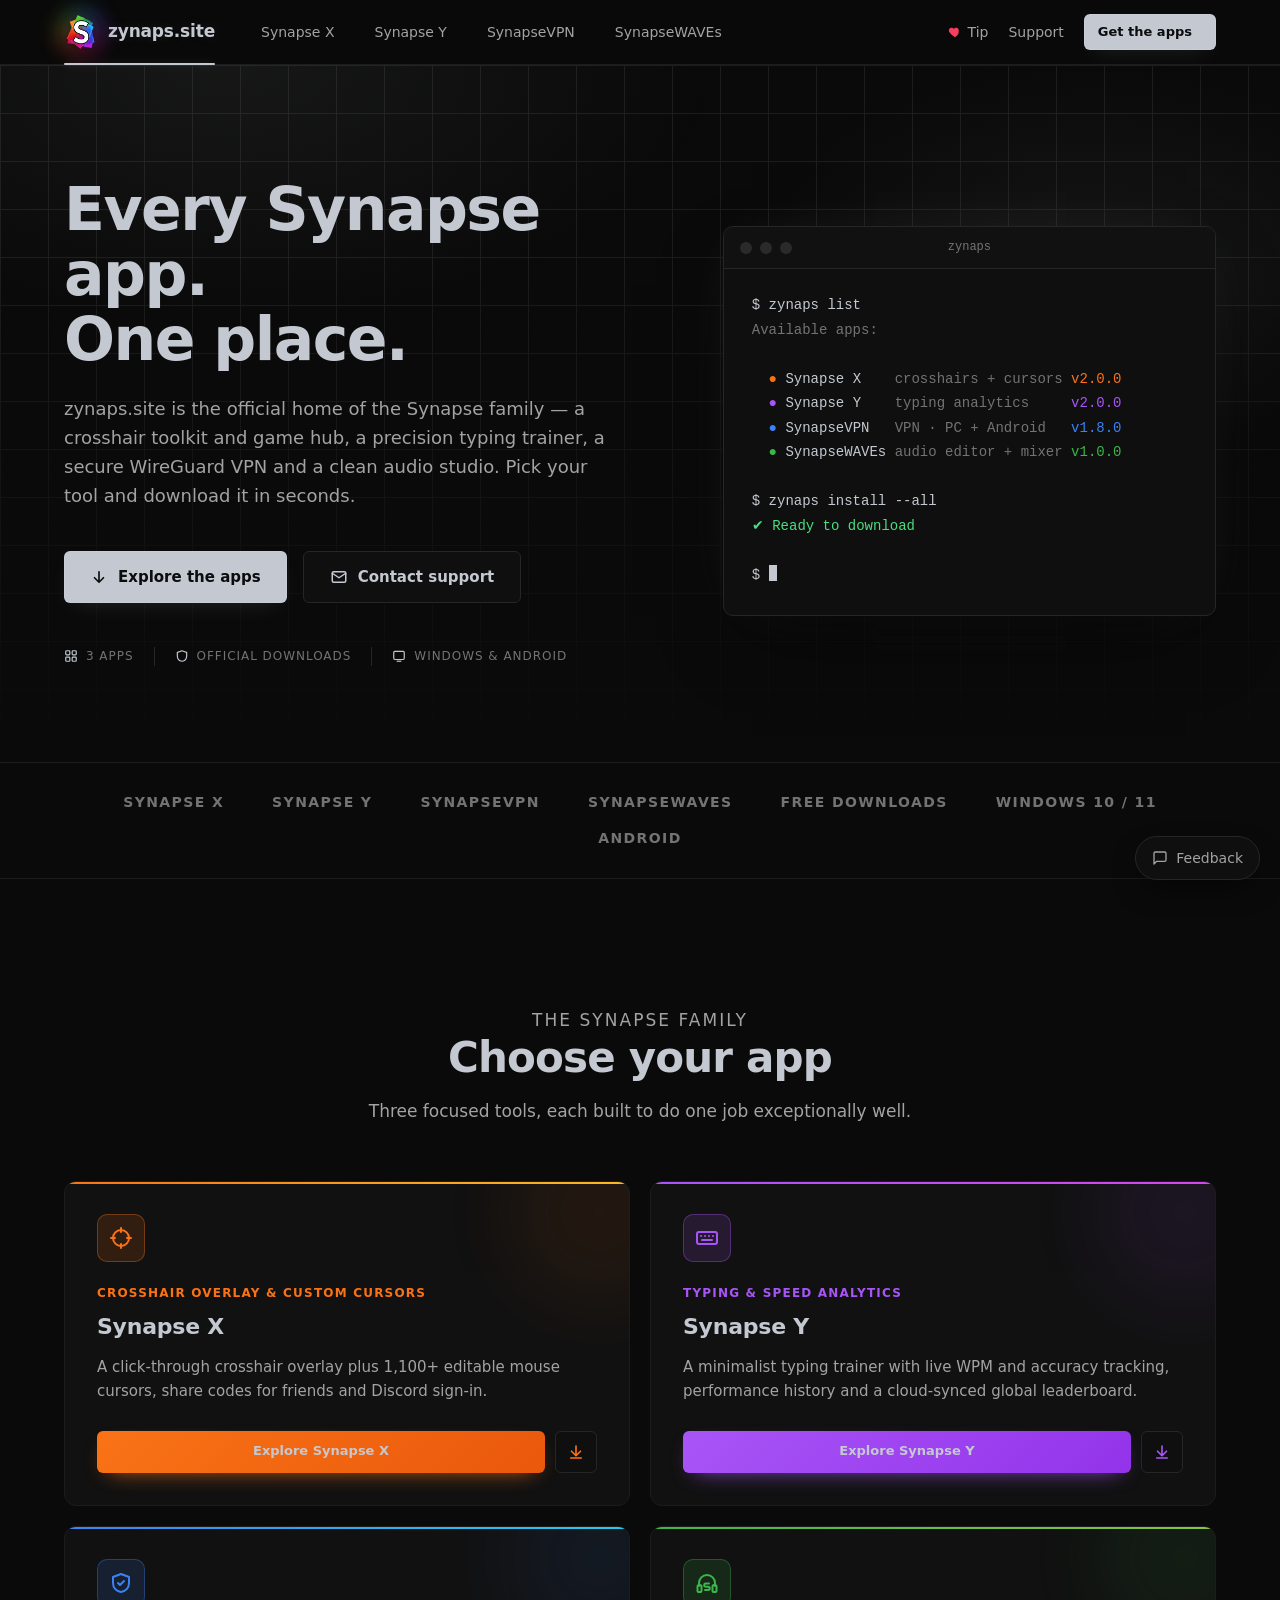
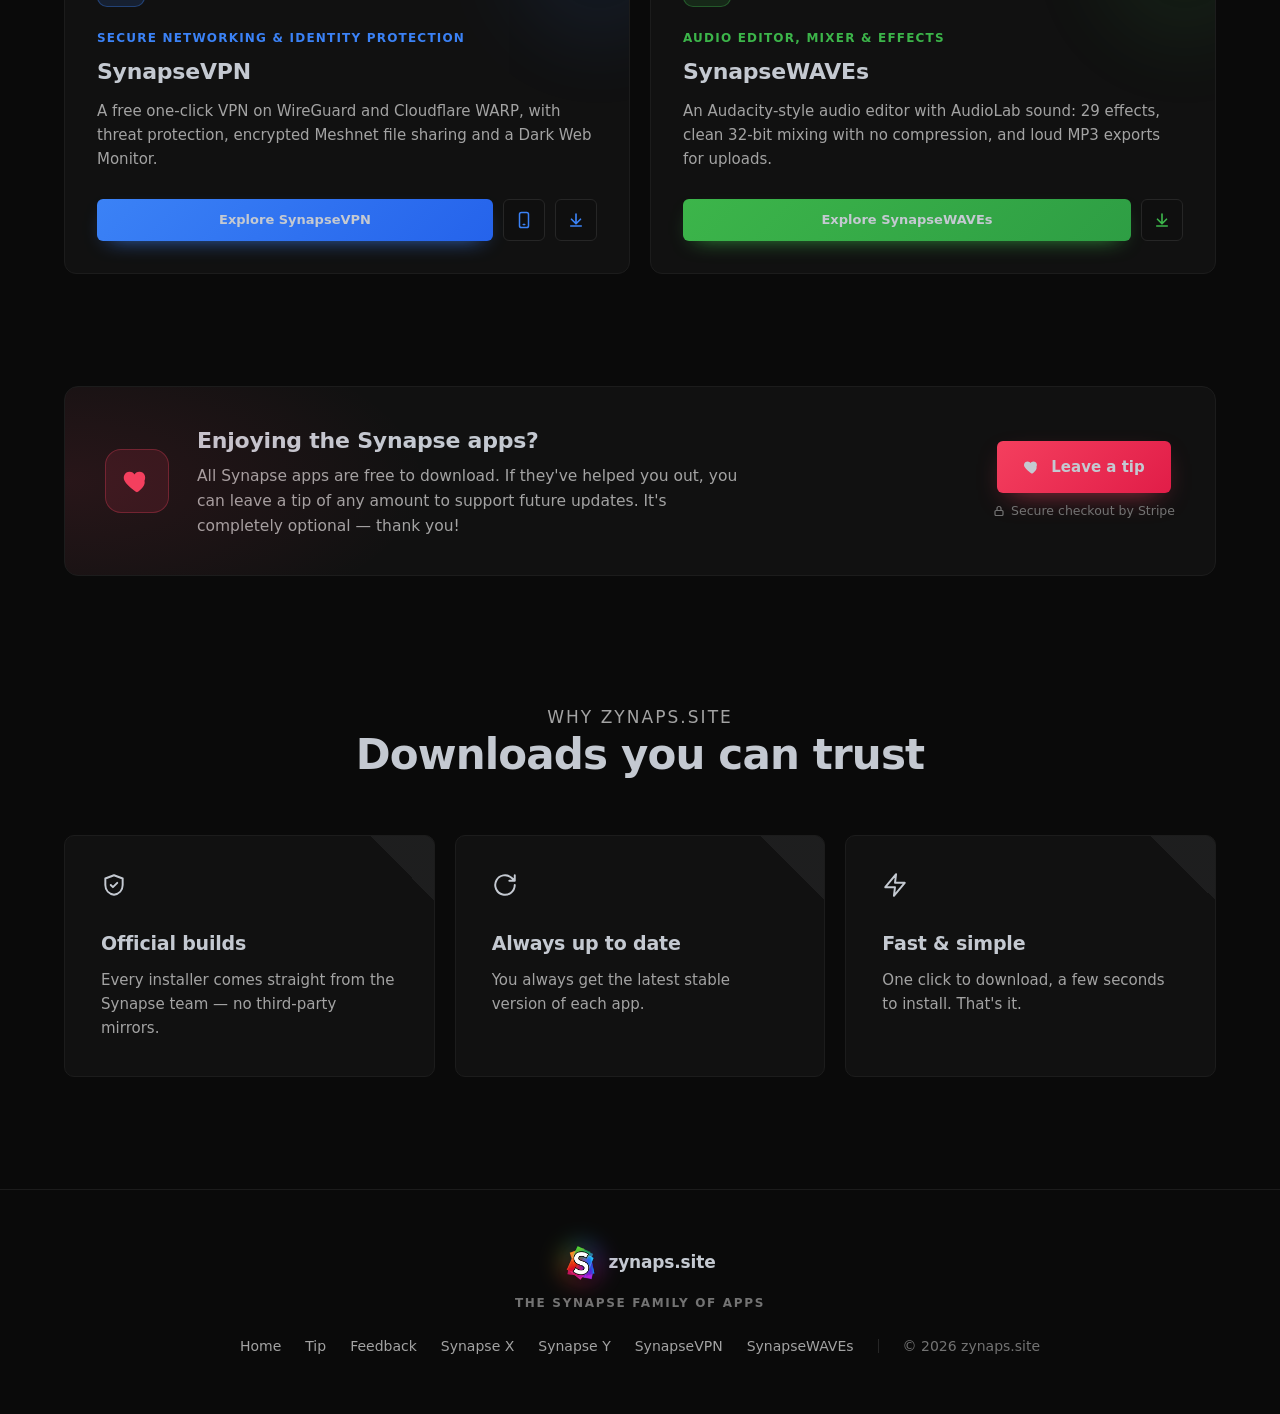
<file: index.html>
<!DOCTYPE html>
<html lang="en">
<head>
  <meta charset="UTF-8" />
  <meta name="viewport" content="width=device-width, initial-scale=1.0" />
  <!-- Security: only allow scripts from zynaps.site and only talk to the services the page needs.
       Add a domain here if the page starts using a new outside service. -->
  <meta http-equiv="Content-Security-Policy" content="default-src 'self'; script-src 'self'; style-src 'self' 'unsafe-inline' https://fonts.googleapis.com; font-src https://fonts.gstatic.com; img-src 'self' data:; connect-src 'self' https://api.github.com https://formsubmit.co; form-action 'self' https://formsubmit.co; base-uri 'self'; object-src 'none'; upgrade-insecure-requests" />
  <meta name="referrer" content="strict-origin-when-cross-origin" />
  <title>zynaps.site — Downloads</title>
  <meta name="description" content="Download Synapse X, Synapse Y, SynapseVPN and SynapseWAVEs for Windows and Android." />
  <link rel="icon" href="Gemini_Generated_Image_wgi2nnwgi2nnwgi2-Photoroom.jpg" />
  <link rel="preconnect" href="https://fonts.googleapis.com" />
  <link rel="preconnect" href="https://fonts.gstatic.com" crossorigin />
  <link href="https://fonts.googleapis.com/css2?family=Inter:wght@400;500;600;700&family=JetBrains+Mono:wght@400;500&display=swap" rel="stylesheet" />
  <style>
    :root {
      --bg: #0a0a0a;
      --bg-2: #0f0f0f;
      --card: #111111;
      --card-2: #161616;
      --border: #262626;
      --border-soft: #1c1c1c;
      --silver: #c4c9d1;        /* one silver for all text site-wide */
      --text: var(--silver);
      --muted: #a3a3a3;
      --dim: #737373;

      /* Accent changes per app — see body[data-app] below */
      --accent: #f97316;
      --accent-2: #fb923c;
      --accent-hover: #ea580c;
      --accent-soft: rgba(249, 115, 22, 0.12);
      --accent-line: rgba(249, 115, 22, 0.35);
      --glow: rgba(249, 115, 22, 0.45);
      --on-accent: var(--silver); /* text color on colored buttons */

      --mono: "JetBrains Mono", ui-monospace, SFMono-Regular, Menlo, Consolas, monospace;
      --ease: cubic-bezier(0.22, 1, 0.36, 1);
    }

    /* Main / Home — one soft silver used for every accent */
    body[data-app="home"] {
      --accent: var(--silver); --accent-2: var(--silver); --accent-hover: var(--silver);
      --accent-soft: rgba(196,201,209,.07); --accent-line: rgba(196,201,209,.26); --glow: rgba(196,201,209,.16);
      --on-accent: #0b0c0e;
    }
    body[data-app="home"] .btn-primary:hover { filter: brightness(1.06); }
    /* Synapse X — Orange */
    body[data-app="x"] {
      --accent: #f97316; --accent-2: #fbbf24; --accent-hover: #ea580c;
      --accent-soft: rgba(249,115,22,.12); --accent-line: rgba(249,115,22,.35); --glow: rgba(249,115,22,.45);
    }
    /* Synapse Y — Purple */
    body[data-app="y"] {
      --accent: #a855f7; --accent-2: #d946ef; --accent-hover: #9333ea;
      --accent-soft: rgba(168,85,247,.13); --accent-line: rgba(168,85,247,.38); --glow: rgba(168,85,247,.45);
    }
    /* SynapseVPN — Blue */
    body[data-app="vpn"] {
      --accent: #3b82f6; --accent-2: #22d3ee; --accent-hover: #2563eb;
      --accent-soft: rgba(59,130,246,.13); --accent-line: rgba(59,130,246,.38); --glow: rgba(59,130,246,.45);
    }
    /* SynapseWAVEs — Green */
    body[data-app="waves"] {
      --accent: #3cb54a; --accent-2: #8dc63f; --accent-hover: #2e9e44;
      --accent-soft: rgba(60,181,74,.13); --accent-line: rgba(60,181,74,.38); --glow: rgba(60,181,74,.45);
    }

    *, *::before, *::after { box-sizing: border-box; }
    html { scroll-behavior: smooth; -webkit-text-size-adjust: 100%; }
    body {
      margin: 0;
      background: var(--bg);
      color: var(--text);
      font-family: "Inter", system-ui, -apple-system, sans-serif;
      font-size: 16px;
      line-height: 1.6;
      -webkit-font-smoothing: antialiased;
      overflow-x: hidden;
    }
    a { color: inherit; text-decoration: none; }
    button { font: inherit; color: inherit; background: none; border: 0; cursor: pointer; }
    svg { flex-shrink: 0; }
    :focus-visible { outline: 2px solid var(--accent); outline-offset: 3px; border-radius: 6px; }

    .container { max-width: 1200px; margin: 0 auto; padding: 0 24px; }

    /* ───────── Header ───────── */
    .header {
      position: sticky;
      top: 0;
      z-index: 50;
      background: rgba(10, 10, 10, 0.65);
      backdrop-filter: blur(12px);
      -webkit-backdrop-filter: blur(12px);
      border-bottom: 1px solid var(--border-soft);
    }
    .header .container {
      height: 64px;
      display: flex;
      align-items: center;
      gap: 40px;
    }
    .brand { display: flex; align-items: center; gap: 10px; font-weight: 700; font-size: 17px; letter-spacing: -0.01em; }
    /* Logo with a multi-color glow taken from its own colors */
    .logo-wrap {
      position: relative;
      display: grid;
      place-items: center;
      width: 34px;
      height: 34px;
      flex-shrink: 0;
    }
    .logo-wrap::before {
      content: "";
      position: absolute;
      inset: -4px;
      border-radius: 50%;
      background: conic-gradient(from 200deg, #ef2b3a, #f7931e, #4ccd3a, #1e8fff, #8b2ee6, #d81b8c, #ef2b3a);
      filter: blur(11px);
      opacity: .36;
      z-index: 0;
      animation: logoGlow 10s linear infinite;
      transition: opacity .4s, inset .4s var(--ease);
    }
    .brand img {
      position: relative;
      z-index: 1;
      width: 34px;
      height: 34px;
      object-fit: contain;
      filter: drop-shadow(0 2px 4px rgba(0,0,0,.45));
      transition: transform .4s var(--ease);
    }
    .brand:hover img { transform: rotate(-8deg) scale(1.06); }
    .brand:hover .logo-wrap::before,
    .brand-tab[aria-selected="true"] .logo-wrap::before { opacity: .44; inset: -5px; }
    @keyframes logoGlow { to { transform: rotate(360deg); } }

    /* Logo acts as the Main/Home tab */
    .brand-tab {
      position: relative;
      align-self: stretch;
      color: var(--muted);
      transition: color .2s;
    }
    .brand-tab:hover { color: var(--text); }
    .brand-tab[aria-selected="true"] { color: var(--silver); text-shadow: 0 0 14px rgba(196,201,209,.14); }
    .brand-tab::after {
      content: "";
      position: absolute;
      left: 0; right: 0; bottom: -1px;
      height: 2px;
      border-radius: 2px;
      background: var(--silver);
      box-shadow: 0 0 10px rgba(196,201,209,.2);
      transform: scaleX(0);
      transition: transform .3s var(--ease);
    }
    .brand-tab[aria-selected="true"]::after { transform: scaleX(1); }

    /* Home: app cards, each in its own app color */
    .apps-grid { display: grid; grid-template-columns: repeat(2, 1fr); gap: 20px; }
    .app-card {
      position: relative;
      display: flex;
      flex-direction: column;
      padding: 32px;
      background: var(--card);
      border: 1px solid var(--border-soft);
      border-radius: 12px;
      overflow: hidden;
      transition: border-color .3s, transform .3s var(--ease), box-shadow .3s;
    }
    .app-card::before {
      content: "";
      position: absolute;
      inset: 0 0 auto 0;
      height: 2px;
      background: linear-gradient(90deg, var(--c), var(--c2));
    }
    .app-card::after {
      content: "";
      position: absolute;
      top: -60px; right: -60px;
      width: 180px; height: 180px;
      border-radius: 50%;
      background: var(--c);
      opacity: .08;
      filter: blur(40px);
      transition: opacity .3s;
    }
    .app-card:hover { border-color: var(--c); transform: translateY(-4px); box-shadow: 0 20px 50px -28px var(--c); }
    .app-card:hover::after { opacity: .2; }
    .app-icon {
      display: grid;
      place-items: center;
      width: 48px; height: 48px;
      margin-bottom: 22px;
      border-radius: 10px;
      color: var(--c);
      background: color-mix(in srgb, var(--c) 14%, transparent);
      border: 1px solid color-mix(in srgb, var(--c) 35%, transparent);
    }
    .app-card .tag {
      margin: 0 0 6px;
      font-size: 12px;
      font-weight: 600;
      letter-spacing: .1em;
      text-transform: uppercase;
      color: var(--c);
    }
    .app-card h3 { margin: 0 0 10px; font-size: 22px; font-weight: 700; letter-spacing: -0.01em; }
    .app-card p { margin: 0 0 28px; color: var(--muted); font-size: 15px; flex: 1; }
    .app-card .row { display: flex; gap: 10px; }
    .app-card .btn-app {
      flex: 1;
      height: 42px;
      color: var(--silver);
      background: linear-gradient(135deg, var(--c), var(--c3));
      box-shadow: 0 8px 22px -12px var(--c);
    }
    .app-card .btn-app:hover { filter: brightness(1.12); transform: translateY(-1px); }
    .app-card .btn-dl {
      width: 42px; height: 42px; padding: 0;
      border: 1px solid var(--border);
      color: var(--c);
      background: var(--bg-2);
    }
    .app-card .btn-dl:hover { border-color: var(--c); }
    .terminal .cx { color: #f97316; }
    .terminal .cy { color: #a855f7; }
    .terminal .cv { color: #3b82f6; }
    .terminal .cw { color: #3cb54a; }
    body[data-app="home"] .cta { display: none; }

    /* App tabs: tagline sits under the app name, a bit smaller */
    .panel:not(#panel-home) .hero h1 .accent { margin-top: 10px; font-size: .56em; line-height: 1.2; letter-spacing: -0.015em; }

    /* Feature groups (4 per app, 3 features each) */
    .groups { display: grid; grid-template-columns: 1fr 1fr; gap: 20px; }
    .group {
      position: relative;
      padding: 32px;
      background: var(--card);
      border: 1px solid var(--border-soft);
      border-radius: 12px;
      overflow: hidden;
      transition: border-color .3s, box-shadow .3s;
    }
    .group::before {
      content: "";
      position: absolute;
      inset: 0 0 auto 0;
      height: 2px;
      background: linear-gradient(90deg, var(--accent), transparent 70%);
      opacity: .7;
    }
    .group:hover { border-color: var(--accent-line); box-shadow: 0 18px 44px -28px var(--glow); }
    .group-head { display: flex; align-items: center; gap: 14px; margin-bottom: 22px; }
    .group-icon {
      display: grid;
      place-items: center;
      width: 44px; height: 44px;
      flex-shrink: 0;
      border-radius: 10px;
      color: var(--accent);
      background: var(--accent-soft);
      border: 1px solid var(--accent-line);
    }
    .group-num { display: block; font-size: 12px; font-weight: 600; letter-spacing: .12em; color: var(--accent); }
    .group h3 { margin: 0; font-size: 19px; font-weight: 600; letter-spacing: -0.01em; line-height: 1.3; }
    .group ul { list-style: none; margin: 0; padding: 0; display: grid; gap: 18px; }
    .group li { display: flex; gap: 12px; }
    .group li svg { color: var(--accent); margin-top: 4px; }
    .group h4 { margin: 0 0 3px; font-size: 15px; font-weight: 600; }
    .group li p { margin: 0; font-size: 14.5px; color: var(--muted); }

    .tabs { display: flex; align-items: center; gap: 28px; height: 100%; }
    .tab {
      position: relative;
      height: 100%;
      font-size: 14px;
      font-weight: 500;
      color: var(--muted);
      transition: color .2s;
    }
    .tab:hover { color: var(--text); }
    .tab[aria-selected="true"] { color: var(--text); }
    .tab::after {
      content: "";
      position: absolute;
      left: 0; right: 0; bottom: -1px;
      height: 2px;
      border-radius: 2px;
      background: linear-gradient(90deg, var(--accent), var(--accent-2));
      box-shadow: 0 0 12px var(--glow);
      transform: scaleX(0);
      transition: transform .3s var(--ease);
    }
    .tab[aria-selected="true"]::after { transform: scaleX(1); }

    .header-right { margin-left: auto; display: flex; align-items: center; gap: 20px; }
    .header-link { font-size: 14px; font-weight: 500; color: var(--muted); transition: color .2s; }
    .header-link:hover { color: var(--text); }

    /* ───────── Buttons ───────── */
    .btn {
      display: inline-flex;
      align-items: center;
      justify-content: center;
      gap: 10px;
      height: 36px;
      padding: 0 14px;
      border-radius: 6px;
      font-size: 13px;
      font-weight: 600;
      white-space: nowrap;
      transition: background .2s, border-color .2s, color .2s, transform .2s var(--ease), box-shadow .3s;
    }
    .btn:active { transform: scale(.98); }
    .btn-primary {
      color: var(--on-accent);
      background: linear-gradient(135deg, var(--accent) 0%, var(--accent-hover) 100%);
      box-shadow: 0 0 0 1px rgba(255,255,255,.08) inset, 0 8px 24px -10px var(--glow);
    }
    .btn-primary:hover {
      background: linear-gradient(135deg, var(--accent-2) 0%, var(--accent) 100%);
      box-shadow: 0 0 0 1px rgba(255,255,255,.14) inset, 0 12px 32px -8px var(--glow);
      transform: translateY(-1px);
    }
    .btn-secondary { border: 1px solid var(--border); background: var(--bg-2); color: var(--text); }
    .btn-secondary:hover { border-color: var(--accent-line); background: var(--card-2); }
    .btn-lg { height: 52px; padding: 0 26px; font-size: 15px; }
    .btn .arrow { transition: transform .2s var(--ease); }
    .btn:hover .arrow { transform: translateY(2px); }

    /* ───────── Panels ───────── */
    .panel[hidden] { display: none; }
    .panel.is-entering .fade { animation: fadeUp .6s var(--ease) both; }
    .panel.is-entering .fade:nth-child(2) { animation-delay: .05s; }
    .panel.is-entering .fade:nth-child(3) { animation-delay: .1s; }
    .panel.is-entering .fade:nth-child(4) { animation-delay: .15s; }
    .panel.is-entering .fade:nth-child(5) { animation-delay: .2s; }
    @keyframes fadeUp { from { opacity: 0; transform: translateY(14px); } to { opacity: 1; transform: none; } }

    /* ───────── Hero ───────── */
    .hero {
      position: relative;
      padding: 112px 0 96px;
      overflow: hidden;
    }
    .hero::before {
      /* faint grid + accent glow at the top */
      content: "";
      position: absolute;
      inset: 0;
      background:
        radial-gradient(ellipse 55% 55% at 18% 0%, var(--accent-soft), transparent 70%),
        radial-gradient(ellipse 40% 45% at 85% 30%, var(--accent-soft), transparent 70%),
        linear-gradient(var(--border-soft) 1px, transparent 1px) 0 0 / 48px 48px,
        linear-gradient(90deg, var(--border-soft) 1px, transparent 1px) 0 0 / 48px 48px;
      mask-image: linear-gradient(to bottom, #000 30%, transparent 100%);
      -webkit-mask-image: linear-gradient(to bottom, #000 30%, transparent 100%);
      pointer-events: none;
    }
    .hero .container {
      position: relative;
      display: grid;
      grid-template-columns: 1.1fr 0.9fr;
      gap: 56px;
      align-items: center;
    }
    .hero h1 {
      margin: 0 0 24px;
      font-size: clamp(40px, 5.5vw, 60px);
      line-height: 1.08;
      font-weight: 700;
      letter-spacing: -0.025em;
    }
    .hero h1 .accent {
      display: block;
      background: linear-gradient(90deg, var(--accent), var(--accent-2));
      -webkit-background-clip: text;
      background-clip: text;
      color: transparent;
    }
    .hero p.lead {
      margin: 0 0 40px;
      max-width: 560px;
      font-size: 18px;
      color: var(--muted);
    }
    .hero-actions { display: flex; flex-wrap: wrap; gap: 16px; }

    .badges {
      display: flex;
      flex-wrap: wrap;
      align-items: center;
      row-gap: 10px;
      margin-top: 44px;
      font-size: 12px;
      font-weight: 500;
      letter-spacing: 0.08em;
      text-transform: uppercase;
      color: var(--dim);
    }
    .badges span { display: inline-flex; align-items: center; gap: 8px; padding: 0 20px; }
    .badges span:first-child { padding-left: 0; }
    .badges span + span { border-left: 1px solid var(--border); }
    .badges svg { color: var(--accent); }

    /* Terminal card */
    .terminal {
      position: relative;
      background: var(--bg-2);
      border: 1px solid var(--border);
      border-radius: 10px;
      overflow: hidden;
      box-shadow: 0 30px 80px -30px rgba(0,0,0,.8), 0 0 60px -25px var(--glow);
    }
    .terminal-bar {
      position: relative;
      display: flex;
      align-items: center;
      gap: 8px;
      height: 42px;
      padding: 0 16px;
      border-bottom: 1px solid var(--border);
      background: var(--card);
    }
    .terminal-bar i { width: 12px; height: 12px; border-radius: 50%; background: #2a2a2a; }
    .terminal-bar small {
      position: absolute;
      left: 50%;
      transform: translateX(-50%);
      font-family: var(--mono);
      font-size: 12px;
      color: var(--dim);
    }
    .terminal pre {
      margin: 0;
      padding: 24px 28px 28px;
      font-family: var(--mono);
      font-size: 14px;
      line-height: 1.75;
      color: var(--text);
      white-space: pre-wrap;
      word-break: break-word;
      min-height: 300px;
    }
    .terminal .p   { color: var(--accent); }
    .terminal .d   { color: var(--dim); }
    .terminal .ok  { color: #4ade80; }
    .terminal .wr  { color: #facc15; }
    .terminal .hl  { color: var(--accent-2); }
    .terminal .cursor {
      display: inline-block;
      width: 8px; height: 16px;
      background: var(--accent);
      vertical-align: -2px;
      animation: blink 1s steps(1) infinite;
    }
    @keyframes blink { 50% { opacity: 0; } }

    /* ───────── Strip ───────── */
    .strip {
      border-top: 1px solid var(--border-soft);
      border-bottom: 1px solid var(--border-soft);
      padding: 28px 0;
    }
    .strip .container {
      display: flex;
      flex-wrap: wrap;
      justify-content: center;
      gap: 14px 48px;
      font-size: 14px;
      font-weight: 600;
      letter-spacing: 0.1em;
      text-transform: uppercase;
      color: var(--dim);
    }

    /* ───────── Sections ───────── */
    .section { padding: 112px 0; }
    .section.tight { padding-top: 0; }
    .section-head { text-align: center; margin-bottom: 56px; }
    .eyebrow {
      margin: 0 0 14px;
      font-size: 13px;
      font-weight: 500;
      letter-spacing: 0.12em;
      text-transform: uppercase;
      color: var(--accent);
    }
    .section-head h2 {
      margin: 0;
      font-size: clamp(30px, 4vw, 42px);
      line-height: 1.15;
      font-weight: 700;
      letter-spacing: -0.02em;
    }
    .section-head p { margin: 16px auto 0; max-width: 580px; color: var(--muted); font-size: 17px; }

    /* Feature cards */
    .cards { display: grid; grid-template-columns: repeat(3, 1fr); gap: 20px; }
    .card {
      position: relative;
      padding: 36px;
      background: var(--card);
      border: 1px solid var(--border-soft);
      border-radius: 10px;
      overflow: hidden;
      transition: border-color .3s, background .3s, transform .3s var(--ease), box-shadow .3s;
    }
    .card::after {
      content: "";
      position: absolute;
      top: 0; right: 0;
      width: 64px; height: 64px;
      background: linear-gradient(225deg, var(--accent-soft) 50%, transparent 50%);
    }
    .card:hover {
      border-color: var(--accent-line);
      background: var(--card-2);
      transform: translateY(-3px);
      box-shadow: 0 18px 40px -24px var(--glow);
    }
    .card svg { color: var(--accent); margin-bottom: 22px; }
    .card h3 { margin: 0 0 10px; font-size: 19px; font-weight: 600; letter-spacing: -0.01em; }
    .card p { margin: 0; color: var(--muted); font-size: 15px; }

    /* Steps */
    .steps { display: grid; grid-template-columns: repeat(3, 1fr); gap: 32px; text-align: center; }
    .step-num {
      display: inline-grid;
      place-items: center;
      width: 52px; height: 52px;
      margin-bottom: 20px;
      border-radius: 8px;
      border: 1px solid var(--accent-line);
      background: var(--accent-soft);
      color: var(--accent);
      font-weight: 600;
      font-size: 16px;
      box-shadow: 0 0 24px -8px var(--glow);
    }
    .step h3 { margin: 0 0 8px; font-size: 21px; font-weight: 600; }
    .step p { margin: 0 auto; max-width: 300px; color: var(--muted); font-size: 15px; }

    /* Feature list */
    .list {
      max-width: 820px;
      margin: 0 auto;
      border: 1px solid var(--border-soft);
      border-radius: 10px;
      background: var(--bg-2);
      overflow: hidden;
    }
    .list-item { display: flex; gap: 18px; padding: 24px 28px; transition: background .2s; }
    .list-item + .list-item { border-top: 1px solid var(--border-soft); }
    .list-item:hover { background: var(--card); }
    .list-item svg { color: var(--accent); margin-top: 3px; }
    .list-item h4 { margin: 0 0 4px; font-size: 16px; font-weight: 600; }
    .list-item p { margin: 0; color: var(--muted); font-size: 15px; }

    /* ───────── CTA ───────── */
    .cta {
      padding: 112px 0;
      text-align: center;
      border-top: 1px solid var(--border-soft);
      background: radial-gradient(ellipse 50% 80% at 50% 0%, var(--accent-soft), transparent 70%), var(--bg);
    }
    .cta h2 { margin: 0 0 14px; font-size: clamp(28px, 3.6vw, 38px); font-weight: 700; letter-spacing: -0.02em; }
    .cta p { margin: 0 0 36px; color: var(--muted); font-size: 17px; }
    .cta-actions { display: flex; flex-wrap: wrap; justify-content: center; gap: 16px; }
    .btn-ghost { height: 52px; padding: 0 22px; font-size: 15px; font-weight: 500; color: var(--muted); }
    .btn-ghost:hover { color: var(--text); }

    /* ───────── Footer ───────── */
    .footer { border-top: 1px solid var(--border-soft); padding: 56px 0; text-align: center; }
    .footer .brand { justify-content: center; margin-bottom: 14px; }
    .footer .tagline {
      margin: 0 0 22px;
      font-size: 12px;
      font-weight: 600;
      letter-spacing: 0.14em;
      text-transform: uppercase;
      color: var(--dim);
    }
    .footer-links { display: flex; flex-wrap: wrap; justify-content: center; align-items: center; gap: 10px 24px; font-size: 14px; color: var(--muted); }
    .footer-links a:hover { color: var(--accent); }
    .footer-links .sep { width: 1px; height: 14px; background: var(--border); }
    .footer-links .copy { color: var(--dim); }

    /* ───────── Toast ───────── */
    .toast {
      position: fixed;
      left: 50%;
      bottom: 24px;
      z-index: 300;
      max-width: calc(100vw - 32px);
      padding: 12px 16px;
      background: var(--card-2);
      border: 1px solid var(--border);
      border-left: 3px solid var(--accent);
      border-radius: 8px;
      font-size: 14px;
      box-shadow: 0 20px 40px -12px rgba(0,0,0,.8), 0 0 30px -12px var(--glow);
      transform: translate(-50%, 16px);
      opacity: 0;
      pointer-events: none;
      transition: opacity .3s var(--ease), transform .3s var(--ease);
    }
    .toast.show { opacity: 1; transform: translate(-50%, 0); }

    /* ───────── Responsive ───────── */
    @media (max-width: 960px) {
      .hero { padding: 72px 0 64px; }
      .hero .container { grid-template-columns: 1fr; gap: 48px; }
      .cards, .steps, .apps-grid, .groups { grid-template-columns: 1fr; }
      .section, .cta { padding: 80px 0; }
      .section.tight { padding-top: 0; }
      .header-link { display: none; }
    }
    @media (max-width: 680px) {
      .container { padding: 0 16px; }
      .header .container { height: auto; flex-wrap: wrap; gap: 0 16px; padding-top: 12px; }
      .tabs { order: 3; width: 100%; height: 44px; gap: 0; justify-content: space-between; }
      .tab { flex: 1; text-align: center; }
      .header-right .btn span.long { display: none; }
      .hero h1 { font-size: 38px; }
      .hero p.lead { font-size: 16px; }
      .hero-actions .btn { width: 100%; }
      .badges span { padding: 0 12px; }
      .terminal pre { padding: 18px; font-size: 12.5px; min-height: 0; }
      .card { padding: 28px; }
      .list-item { padding: 20px; }
      .cta-actions .btn { width: 100%; }
    }
    @media (prefers-reduced-motion: reduce) {
      *, *::before, *::after { animation: none !important; transition: none !important; }
    }

    /* ───────── Tip / support the developer ───────── */
    .tip-link { display: inline-flex; align-items: center; gap: 6px; }
    .tip-link svg { color: #f43f5e; }
    .tip-card {
      position: relative;
      display: grid;
      grid-template-columns: auto 1fr auto;
      align-items: center;
      gap: 28px;
      padding: 36px 40px;
      background: var(--card);
      border: 1px solid var(--border-soft);
      border-radius: 14px;
      overflow: hidden;
    }
    .tip-card::before {
      content: "";
      position: absolute;
      inset: 0;
      background: radial-gradient(ellipse 45% 120% at 0% 50%, rgba(244,63,94,.10), transparent 70%);
      pointer-events: none;
    }
    .tip-heart {
      position: relative;
      display: grid;
      place-items: center;
      width: 64px; height: 64px;
      border-radius: 16px;
      color: #f43f5e;
      background: rgba(244,63,94,.12);
      border: 1px solid rgba(244,63,94,.3);
      animation: beat 2.4s ease-in-out infinite;
    }
    @keyframes beat { 0%, 100% { transform: scale(1); } 12% { transform: scale(1.08); } 24% { transform: scale(1); } }
    .tip-card h3 { margin: 0 0 6px; font-size: 22px; font-weight: 700; letter-spacing: -0.01em; }
    .tip-card p { margin: 0; color: var(--muted); font-size: 15.5px; max-width: 560px; }
    .tip-actions { position: relative; display: flex; flex-direction: column; align-items: center; gap: 8px; }
    .btn-tip {
      color: var(--silver);
      background: linear-gradient(135deg, #f43f5e, #e11d48);
      box-shadow: 0 10px 28px -12px rgba(244,63,94,.7);
    }
    .btn-tip:hover { filter: brightness(1.08); transform: translateY(-1px); }
    .tip-note { display: inline-flex; align-items: center; gap: 6px; font-size: 12.5px; color: var(--dim); }
    @media (max-width: 860px) {
      .tip-card { grid-template-columns: 1fr; text-align: center; justify-items: center; padding: 32px 24px; }
      .tip-actions { width: 100%; }
      .tip-actions .btn { width: 100%; }
    }

    /* ───────── Contact menu (Support) ───────── */
    .contact-backdrop {
      position: fixed;
      inset: 0;
      z-index: 200;
      display: grid;
      place-items: center;
      padding: 16px;
      background: rgba(0, 0, 0, .6);
      backdrop-filter: blur(6px);
      -webkit-backdrop-filter: blur(6px);
      opacity: 0;
      pointer-events: none;
      transition: opacity .25s var(--ease);
    }
    .contact-backdrop.open { opacity: 1; pointer-events: auto; }
    .contact-box {
      position: relative;
      width: 100%;
      max-width: 420px;
      max-height: calc(100vh - 32px);
      overflow-y: auto;
      padding: 28px;
      background: var(--card);
      border: 1px solid var(--border);
      border-radius: 14px;
      box-shadow: 0 30px 80px -20px rgba(0,0,0,.9), 0 0 50px -25px var(--glow);
      transform: translateY(12px) scale(.98);
      transition: transform .3s var(--ease);
    }
    .contact-backdrop.open .contact-box { transform: none; }
    .contact-box h3 { margin: 0 0 6px; font-size: 20px; font-weight: 700; letter-spacing: -0.01em; }
    .contact-box > p { margin: 0 0 20px; font-size: 14.5px; color: var(--muted); }
    .contact-box > p b { color: var(--accent); font-weight: 600; }
    .contact-close {
      position: absolute;
      top: 14px; right: 14px;
      display: grid;
      place-items: center;
      width: 32px; height: 32px;
      border-radius: 8px;
      color: var(--muted);
      transition: background .2s, color .2s;
    }
    .contact-close:hover { background: var(--card-2); color: var(--text); }
    .contact-list { display: grid; gap: 8px; }
    .contact-opt {
      display: flex;
      align-items: center;
      gap: 14px;
      width: 100%;
      padding: 12px 14px;
      text-align: left;
      border: 1px solid var(--border-soft);
      border-radius: 10px;
      background: var(--bg-2);
      font-size: 15px;
      font-weight: 500;
      transition: border-color .2s, background .2s, transform .2s var(--ease);
    }
    .contact-opt:hover { border-color: var(--accent-line); background: var(--card-2); transform: translateX(2px); }
    .contact-opt .ico {
      display: grid;
      place-items: center;
      width: 34px; height: 34px;
      flex-shrink: 0;
      border-radius: 8px;
      font-weight: 700;
      font-size: 15px;
      color: #fff;
    }
    .contact-opt small { display: block; font-size: 12.5px; font-weight: 400; color: var(--dim); }
    .contact-opt .go { margin-left: auto; color: var(--dim); }
    .ico-gmail   { background: #ea4335; }
    .ico-outlook { background: #0f6cbd; }
    .ico-yahoo   { background: #6001d2; }
    .ico-app     { background: var(--card-2); border: 1px solid var(--border); color: var(--accent) !important; }
    .ico-copy    { background: var(--card-2); border: 1px solid var(--border); color: var(--accent) !important; }

    /* ───────── Feedback ───────── */
    .fb-fab {
      position: fixed;
      right: 20px; bottom: 20px;
      z-index: 90;
      display: inline-flex;
      align-items: center;
      gap: 8px;
      padding: 10px 16px;
      border: 1px solid var(--border);
      border-radius: 999px;
      background: rgba(17,17,17,.85);
      backdrop-filter: blur(10px);
      -webkit-backdrop-filter: blur(10px);
      font-size: 14px;
      font-weight: 500;
      color: var(--muted);
      box-shadow: 0 12px 30px -10px rgba(0,0,0,.8);
      transition: color .2s, border-color .2s, transform .2s var(--ease);
    }
    .fb-fab:hover { color: var(--text); border-color: var(--accent-line); transform: translateY(-2px); }
    .fb-box { max-width: 480px; padding: 24px; }
    .fb-box h3 { padding-right: 36px; }
    .fb-rate { display: flex; gap: 8px; margin: 4px 0 16px; }
    .fb-rate button {
      display: inline-flex;
      align-items: center;
      gap: 8px;
      padding: 8px 14px;
      border: 1px solid var(--border);
      border-radius: 8px;
      background: var(--bg-2);
      font-size: 14px;
      color: var(--muted);
      transition: border-color .2s, background .2s, color .2s;
    }
    .fb-rate button:hover { color: var(--text); background: var(--card-2); }
    .fb-rate button[aria-pressed="true"] { color: var(--accent); border-color: var(--accent); background: var(--accent-soft); }
    .fb-field {
      display: block;
      width: 100%;
      padding: 12px 14px;
      border: 1px solid var(--border);
      border-radius: 10px;
      background: var(--bg-2);
      color: var(--text);
      font: inherit;
      font-size: 15px;
      line-height: 1.5;
      transition: border-color .2s, box-shadow .2s;
    }
    .fb-field::placeholder { color: var(--dim); }
    .fb-field:focus { outline: none; border-color: var(--accent-line); box-shadow: 0 0 0 3px var(--accent-soft); }
    textarea.fb-field { min-height: 128px; resize: vertical; }
    .fb-label { display: block; margin: 14px 0 6px; font-size: 13px; color: var(--dim); }
    .fb-note { margin: 12px 0 0; font-size: 12.5px; color: var(--dim); }
    .fb-actions { display: flex; justify-content: flex-end; gap: 10px; margin-top: 20px; }
    .fb-btn {
      padding: 9px 18px;
      border-radius: 8px;
      font-size: 14px;
      font-weight: 600;
      transition: background .2s, opacity .2s, border-color .2s;
    }
    .fb-cancel { border: 1px solid var(--border); color: var(--muted); }
    .fb-cancel:hover { background: var(--card-2); color: var(--text); }
    .fb-submit { background: var(--accent); color: var(--on-accent); }
    .fb-submit:hover:not(:disabled) { background: var(--accent-hover); }
    .fb-submit:disabled { opacity: .45; cursor: not-allowed; }
    .fb-hp { position: absolute; top: 0; left: 0; width: 1px; height: 1px; padding: 0; border: 0; opacity: 0; overflow: hidden; pointer-events: none; }
    .fb-box, .fb-field { color-scheme: dark; }
    @media (max-width: 520px) { .fb-fab { right: 16px; bottom: 16px; } }
  </style>
</head>

<body data-app="home">

  <!-- ───────── Header ───────── -->
  <header class="header">
    <div class="container">
      <!-- Logo = Main/Home tab -->
      <a href="#" class="brand brand-tab" id="brand" aria-controls="panel-home" aria-selected="true" aria-label="zynaps.site — Home">
        <span class="logo-wrap"><img src="Gemini_Generated_Image_wgi2nnwgi2nnwgi2-Photoroom.jpg" alt="" width="34" height="34" /></span>
        zynaps.site
      </a>

      <nav class="tabs" role="tablist" aria-label="Apps">
        <button class="tab" role="tab" id="tab-x"   aria-controls="panel-x"   aria-selected="false" tabindex="-1" data-app="x">Synapse X</button>
        <button class="tab" role="tab" id="tab-y"   aria-controls="panel-y"   aria-selected="false" tabindex="-1" data-app="y">Synapse Y</button>
        <button class="tab" role="tab" id="tab-vpn" aria-controls="panel-vpn" aria-selected="false" tabindex="-1" data-app="vpn">SynapseVPN</button>
        <button class="tab" role="tab" id="tab-waves" aria-controls="panel-waves" aria-selected="false" tabindex="-1" data-app="waves">SynapseWAVEs</button>
      </nav>

      <div class="header-right">
        <a class="header-link tip-link js-tip" href="#tip"><svg width="14" height="14" viewBox="0 0 24 24" fill="currentColor"><path d="M12 21s-7.5-4.6-10-9.3C.4 8.4 2.3 4.5 6 4.5c2.1 0 3.4 1.1 4 2.2.6-1.1 1.9-2.2 4-2.2 3.7 0 5.6 3.9 4 7.2C19.5 16.4 12 21 12 21z"/></svg>Tip</a>
        <a class="header-link" href="mailto:support@zynaps.site">Support</a>
        <a class="btn btn-primary js-download" id="header-btn" href="#apps">
          <span class="js-btn-label">Get the apps</span><span class="long js-name"></span>
        </a>
      </div>
    </div>
  </header>

  <main>

    <!-- ═════════ 0. Main / Home — White ═════════ -->
    <div class="panel" id="panel-home" aria-label="Home">
      <section class="hero">
        <div class="container">
          <div>
            <h1 class="fade">Every Synapse app.<span class="accent">One place.</span></h1>
            <p class="lead fade">zynaps.site is the official home of the Synapse family — a crosshair toolkit and game hub, a precision typing trainer, a secure WireGuard VPN and a clean audio studio. Pick your tool and download it in seconds.</p>
            <div class="hero-actions fade">
              <a class="btn btn-primary btn-lg js-scroll-apps" href="#apps">
                <svg class="arrow" width="18" height="18" viewBox="0 0 24 24" fill="none" stroke="currentColor" stroke-width="2.2" stroke-linecap="round" stroke-linejoin="round"><path d="M12 5v14M6 13l6 6 6-6"/></svg>
                Explore the apps
              </a>
              <a class="btn btn-secondary btn-lg" href="mailto:support@zynaps.site">
                <svg width="18" height="18" viewBox="0 0 24 24" fill="none" stroke="currentColor" stroke-width="2" stroke-linecap="round" stroke-linejoin="round"><rect x="3" y="5" width="18" height="14" rx="2"/><path d="m3 7 9 6 9-6"/></svg>
                Contact support
              </a>
            </div>
            <div class="badges fade">
              <span><svg width="14" height="14" viewBox="0 0 24 24" fill="none" stroke="currentColor" stroke-width="2"><rect x="3" y="3" width="7" height="7" rx="1.5"/><rect x="14" y="3" width="7" height="7" rx="1.5"/><rect x="3" y="14" width="7" height="7" rx="1.5"/><rect x="14" y="14" width="7" height="7" rx="1.5"/></svg>3 apps</span>
              <span><svg width="14" height="14" viewBox="0 0 24 24" fill="none" stroke="currentColor" stroke-width="2"><path d="M12 3 4 6v6c0 5 3.4 8.3 8 9 4.6-.7 8-4 8-9V6z"/></svg>Official downloads</span>
              <span><svg width="14" height="14" viewBox="0 0 24 24" fill="none" stroke="currentColor" stroke-width="2"><rect x="3" y="4" width="18" height="14" rx="2"/><path d="M8 21h8"/></svg>Windows &amp; Android</span>
            </div>
          </div>
          <div class="terminal fade" aria-hidden="true">
            <div class="terminal-bar"><i></i><i></i><i></i><small>zynaps</small></div>
<pre><span class="p">$</span> zynaps list
<span class="d">Available apps:</span>

  <span class="cx">●</span> Synapse X    <span class="d">crosshairs + cursors </span><span class="cx js-x-version">v2.0.0</span>
  <span class="cy">●</span> Synapse Y    <span class="d">typing analytics     </span><span class="cy js-y-version">v2.0.0</span>
  <span class="cv">●</span> SynapseVPN   <span class="d">VPN · PC + Android   </span><span class="cv js-vpn-version">v1.8.0</span>
  <span class="cw">●</span> SynapseWAVEs <span class="d">audio editor + mixer </span><span class="cw js-waves-version">v1.0.0</span>

<span class="p">$</span> zynaps install --all
<span class="ok">✔ Ready to download</span>

<span class="p">$</span> <span class="cursor"></span></pre>
          </div>
        </div>
      </section>

      <div class="strip">
        <div class="container">
          <span>Synapse X</span><span>Synapse Y</span><span>SynapseVPN</span><span>SynapseWAVEs</span><span>Free downloads</span><span>Windows 10 / 11</span><span>Android</span>
        </div>
      </div>

      <section class="section" id="apps">
        <div class="container">
          <div class="section-head">
            <p class="eyebrow">The Synapse family</p>
            <h2>Choose your app</h2>
            <p>Three focused tools, each built to do one job exceptionally well.</p>
          </div>
          <div class="apps-grid">
            <article class="app-card" style="--c:#f97316; --c2:#fbbf24; --c3:#ea580c">
              <div class="app-icon"><svg width="24" height="24" viewBox="0 0 24 24" fill="none" stroke="currentColor" stroke-width="2" stroke-linecap="round" stroke-linejoin="round"><circle cx="12" cy="12" r="8"/><path d="M12 2v4M12 18v4M2 12h4M18 12h4"/></svg></div>
              <p class="tag">Crosshair overlay &amp; custom cursors</p>
              <h3>Synapse X</h3>
              <p>A click-through crosshair overlay plus 1,100+ editable mouse cursors, share codes for friends and Discord sign-in.</p>
              <div class="row">
                <button class="btn btn-app js-goto" type="button" data-target="x">Explore Synapse X</button>
                <a class="btn btn-dl js-download js-x-file" data-app="x" href="https://github.com/DavidTG08/SynapseX-releases/releases/latest" aria-label="Download Synapse X"><svg width="18" height="18" viewBox="0 0 24 24" fill="none" stroke="currentColor" stroke-width="2.2" stroke-linecap="round" stroke-linejoin="round"><path d="M12 4v12M6 11l6 6 6-6M5 20h14"/></svg></a>
              </div>
            </article>
            <article class="app-card" style="--c:#a855f7; --c2:#d946ef; --c3:#9333ea">
              <div class="app-icon"><svg width="24" height="24" viewBox="0 0 24 24" fill="none" stroke="currentColor" stroke-width="2" stroke-linecap="round" stroke-linejoin="round"><rect x="2" y="6" width="20" height="12" rx="2"/><path d="M6 10h.01M10 10h.01M14 10h.01M18 10h.01M7 14h10"/></svg></div>
              <p class="tag">Typing &amp; speed analytics</p>
              <h3>Synapse Y</h3>
              <p>A minimalist typing trainer with live WPM and accuracy tracking, performance history and a cloud-synced global leaderboard.</p>
              <div class="row">
                <button class="btn btn-app js-goto" type="button" data-target="y">Explore Synapse Y</button>
                <a class="btn btn-dl js-download js-y-file" data-app="y" href="https://github.com/DavidTG08/SynapseY-releases/releases/latest" aria-label="Download Synapse Y"><svg width="18" height="18" viewBox="0 0 24 24" fill="none" stroke="currentColor" stroke-width="2.2" stroke-linecap="round" stroke-linejoin="round"><path d="M12 4v12M6 11l6 6 6-6M5 20h14"/></svg></a>
              </div>
            </article>
            <article class="app-card" style="--c:#3b82f6; --c2:#22d3ee; --c3:#2563eb">
              <div class="app-icon"><svg width="24" height="24" viewBox="0 0 24 24" fill="none" stroke="currentColor" stroke-width="2" stroke-linecap="round" stroke-linejoin="round"><path d="M12 3 4 6v6c0 5 3.4 8.3 8 9 4.6-.7 8-4 8-9V6z"/><path d="m9 12 2 2 4-4"/></svg></div>
              <p class="tag">Secure networking &amp; identity protection</p>
              <h3>SynapseVPN</h3>
              <p>A free one-click VPN on WireGuard and Cloudflare WARP, with threat protection, encrypted Meshnet file sharing and a Dark Web Monitor.</p>
              <div class="row">
                <button class="btn btn-app js-goto" type="button" data-target="vpn">Explore SynapseVPN</button>
                <a class="btn btn-dl js-vpn-apk" href="https://github.com/DavidTG08/SynapseVPN-releases/releases/download/android-v1.0.0/SynapseVPN-Android-1.0.0.apk" aria-label="Download SynapseVPN for Android (APK)" title="Android APK"><svg width="18" height="18" viewBox="0 0 24 24" fill="none" stroke="currentColor" stroke-width="2" stroke-linecap="round" stroke-linejoin="round"><rect x="6" y="2" width="12" height="20" rx="2.5"/><path d="M11 18h2"/></svg></a>
                <a class="btn btn-dl js-download js-vpn-file" data-app="vpn" href="https://github.com/DavidTG08/SynapseVPN-releases/releases/latest" aria-label="Download SynapseVPN"><svg width="18" height="18" viewBox="0 0 24 24" fill="none" stroke="currentColor" stroke-width="2.2" stroke-linecap="round" stroke-linejoin="round"><path d="M12 4v12M6 11l6 6 6-6M5 20h14"/></svg></a>
              </div>
            </article>
            <article class="app-card" style="--c:#3cb54a; --c2:#8dc63f; --c3:#2e9e44">
              <div class="app-icon"><svg width="24" height="24" viewBox="0 0 24 24" fill="none" stroke="currentColor" stroke-width="2" stroke-linecap="round" stroke-linejoin="round"><path d="M4 15v-3a8 8 0 0 1 16 0v3"/><rect x="2.5" y="14" width="4" height="7" rx="1.6"/><rect x="17.5" y="14" width="4" height="7" rx="1.6"/><path d="M14 12.5h-3.2a1.6 1.6 0 0 0 0 3.2h2.4a1.6 1.6 0 0 1 0 3.2H10"/></svg></div>
              <p class="tag">Audio editor, mixer &amp; effects</p>
              <h3>SynapseWAVEs</h3>
              <p>An Audacity-style audio editor with AudioLab sound: 29 effects, clean 32-bit mixing with no compression, and loud MP3 exports for uploads.</p>
              <div class="row">
                <button class="btn btn-app js-goto" type="button" data-target="waves">Explore SynapseWAVEs</button>
                <a class="btn btn-dl js-download js-waves-file" data-app="waves" href="https://github.com/DavidTG08/SynapseWAVEs-releases/releases/latest" aria-label="Download SynapseWAVEs"><svg width="18" height="18" viewBox="0 0 24 24" fill="none" stroke="currentColor" stroke-width="2.2" stroke-linecap="round" stroke-linejoin="round"><path d="M12 4v12M6 11l6 6 6-6M5 20h14"/></svg></a>
              </div>
            </article>
          </div>
        </div>
      </section>

      <section class="section tight" id="tip">
        <div class="container">
          <div class="tip-card">
            <div class="tip-heart" aria-hidden="true">
              <svg width="30" height="30" viewBox="0 0 24 24" fill="currentColor"><path d="M12 21s-7.5-4.6-10-9.3C.4 8.4 2.3 4.5 6 4.5c2.1 0 3.4 1.1 4 2.2.6-1.1 1.9-2.2 4-2.2 3.7 0 5.6 3.9 4 7.2C19.5 16.4 12 21 12 21z"/></svg>
            </div>
            <div>
              <h3>Enjoying the Synapse apps?</h3>
              <p>All Synapse apps are free to download. If they've helped you out, you can leave a tip of any amount to support future updates. It's completely optional — thank you!</p>
            </div>
            <div class="tip-actions">
              <a class="btn btn-tip btn-lg js-tip" href="#tip">
                <svg width="18" height="18" viewBox="0 0 24 24" fill="currentColor"><path d="M12 21s-7.5-4.6-10-9.3C.4 8.4 2.3 4.5 6 4.5c2.1 0 3.4 1.1 4 2.2.6-1.1 1.9-2.2 4-2.2 3.7 0 5.6 3.9 4 7.2C19.5 16.4 12 21 12 21z"/></svg>
                Leave a tip
              </a>
              <span class="tip-note"><svg width="12" height="12" viewBox="0 0 24 24" fill="none" stroke="currentColor" stroke-width="2.4"><rect x="4" y="11" width="16" height="10" rx="2"/><path d="M8 11V7a4 4 0 0 1 8 0v4"/></svg>Secure checkout by Stripe</span>
            </div>
          </div>
        </div>
      </section>

      <section class="section tight">
        <div class="container">
          <div class="section-head">
            <p class="eyebrow">Why zynaps.site</p>
            <h2>Downloads you can trust</h2>
          </div>
          <div class="cards">
            <article class="card">
              <svg width="26" height="26" viewBox="0 0 24 24" fill="none" stroke="currentColor" stroke-width="1.8" stroke-linecap="round" stroke-linejoin="round"><path d="M12 3 4 6v6c0 5 3.4 8.3 8 9 4.6-.7 8-4 8-9V6z"/><path d="m9 12 2 2 4-4"/></svg>
              <h3>Official builds</h3>
              <p>Every installer comes straight from the Synapse team — no third-party mirrors.</p>
            </article>
            <article class="card">
              <svg width="26" height="26" viewBox="0 0 24 24" fill="none" stroke="currentColor" stroke-width="1.8" stroke-linecap="round" stroke-linejoin="round"><path d="M21 12a9 9 0 1 1-3-6.7L21 8M21 3v5h-5"/></svg>
              <h3>Always up to date</h3>
              <p>You always get the latest stable version of each app.</p>
            </article>
            <article class="card">
              <svg width="26" height="26" viewBox="0 0 24 24" fill="none" stroke="currentColor" stroke-width="1.8" stroke-linecap="round" stroke-linejoin="round"><path d="M13 2 3 14h9l-1 8 10-12h-9z"/></svg>
              <h3>Fast &amp; simple</h3>
              <p>One click to download, a few seconds to install. That's it.</p>
            </article>
          </div>
        </div>
      </section>
    </div>

    <!-- ═════════ 1. Synapse X — Orange ═════════ -->
    <div class="panel" id="panel-x" role="tabpanel" aria-labelledby="tab-x" hidden>
      <section class="hero">
        <div class="container">
          <div>
            <h1 class="fade">Synapse X<span class="accent">Crosshair Overlay &amp; 1,100+ Custom Cursors</span></h1>
            <p class="lead fade">Put a pixel-perfect crosshair on top of any game, and turn your Windows mouse pointer into one of 1,100+ cursors you can fully edit. Sign in with Discord to bring your name, avatar and avatar decoration along.</p>
            <div class="hero-actions fade">
              <a class="btn btn-primary btn-lg js-download js-x-file" href="https://github.com/DavidTG08/SynapseX-releases/releases/latest">
                <svg class="arrow" width="18" height="18" viewBox="0 0 24 24" fill="none" stroke="currentColor" stroke-width="2.2" stroke-linecap="round" stroke-linejoin="round"><path d="M12 4v12M6 11l6 6 6-6M5 20h14"/></svg>
                Download Synapse X
              </a>
              <button class="btn btn-secondary btn-lg js-notes" type="button">
                <svg width="18" height="18" viewBox="0 0 24 24" fill="none" stroke="currentColor" stroke-width="2" stroke-linecap="round" stroke-linejoin="round"><path d="M14 3H6a2 2 0 0 0-2 2v14a2 2 0 0 0 2 2h12a2 2 0 0 0 2-2V9z"/><path d="M14 3v6h6M8 13h8M8 17h5"/></svg>
                Release notes
              </button>
            </div>
            <div class="badges fade">
              <span><svg width="14" height="14" viewBox="0 0 24 24" fill="none" stroke="currentColor" stroke-width="2"><circle cx="12" cy="12" r="8"/><path d="M12 2v4M12 18v4M2 12h4M18 12h4"/></svg>Crosshair toolkit</span>
              <span><svg width="14" height="14" viewBox="0 0 24 24" fill="none" stroke="currentColor" stroke-width="2" stroke-linejoin="round"><path d="M5 3l14 7-6 2-2 6z"/></svg>1,100+ cursors</span>
              <span><svg width="14" height="14" viewBox="0 0 24 24" fill="none" stroke="currentColor" stroke-width="2"><circle cx="12" cy="12" r="9" stroke-dasharray="3 3"/></svg><span class="js-x-version">v2.0.0</span></span>
            </div>
          </div>
          <div class="terminal fade" aria-hidden="true">
            <div class="terminal-bar"><i></i><i></i><i></i><small>synapse-x</small></div>
<pre><span class="p">$</span> synapse-x open
<span class="d">Loading dashboard ...... </span><span class="ok">ready</span>
<span class="d">Welcome banner ......... </span><span class="hl">"Welcome back!"</span>

<span class="p">$</span> synapse-x crosshair --equip "Pink Gang"
<span class="d">Crosshair overlay ...... </span><span class="ok">on</span>
<span class="d">Position ............... </span>exact center

<span class="p">$</span> synapse-x cursor --use "Neon Cyan Sword"
<span class="d">Library ................ </span><span class="hl">1,147 cursors</span>
<span class="d">Windows pointer ........ </span><span class="ok">updated</span>

<span class="p">$</span> <span class="cursor"></span></pre>
          </div>
        </div>
      </section>

      <div class="strip">
        <div class="container">
          <span>Crosshair overlay</span><span>1,100+ cursors</span><span>Cursor editor</span><span>Discord sign-in</span><span>Share codes</span>
        </div>
      </div>

      <section class="section">
        <div class="container">
          <div class="section-head">
            <p class="eyebrow">Core features</p>
            <h2>Your crosshair and your cursor, in one app</h2>
            <p>Design it, save it, share it, and use it everywhere. All in Synapse Orange.</p>
          </div>
          <div class="groups">
            <article class="group">
              <div class="group-head">
                <div class="group-icon"><svg width="22" height="22" viewBox="0 0 24 24" fill="none" stroke="currentColor" stroke-width="1.9" stroke-linecap="round" stroke-linejoin="round"><circle cx="12" cy="12" r="8"/><path d="M12 2v4M12 18v4M2 12h4M18 12h4"/><circle cx="12" cy="12" r="1.2"/></svg></div>
                <div><span class="group-num">01</span><h3>Crosshair Overlay</h3></div>
              </div>
              <ul>
                <li><svg width="16" height="16" viewBox="0 0 24 24" fill="none" stroke="currentColor" stroke-width="2.4" stroke-linecap="round" stroke-linejoin="round"><path d="m5 12 5 5L20 7"/></svg><div><h4>Pixel-perfect and click-through</h4><p>Lines, gap, thickness, center dot, circle, outline and T-shape, drawn at the exact center of your screen. Clicks go straight to your game.</p></div></li>
                <li><svg width="16" height="16" viewBox="0 0 24 24" fill="none" stroke="currentColor" stroke-width="2.4" stroke-linecap="round" stroke-linejoin="round"><path d="m5 12 5 5L20 7"/></svg><div><h4>Designer, library and hotkeys</h4><p>20 built-in crosshairs by game, a live designer, and global hotkeys to show, hide and switch crosshairs in-game.</p></div></li>
              </ul>
            </article>
            <article class="group">
              <div class="group-head">
                <div class="group-icon"><svg width="22" height="22" viewBox="0 0 24 24" fill="none" stroke="currentColor" stroke-width="1.9" stroke-linecap="round" stroke-linejoin="round"><rect x="3" y="4" width="18" height="16" rx="2"/><path d="M9 4v16M13 9h4M13 13h4"/></svg></div>
                <div><span class="group-num">02</span><h3>1,100+ Custom Cursors</h3></div>
              </div>
              <ul>
                <li><svg width="16" height="16" viewBox="0 0 24 24" fill="none" stroke="currentColor" stroke-width="2.4" stroke-linecap="round" stroke-linejoin="round"><path d="m5 12 5 5L20 7"/></svg><div><h4>Click to use</h4><p>37 original shapes in 31 color themes, from classic arrows to swords, rockets and retro pixel art. One click makes it your Windows pointer.</p></div></li>
                <li><svg width="16" height="16" viewBox="0 0 24 24" fill="none" stroke="currentColor" stroke-width="2.4" stroke-linecap="round" stroke-linejoin="round"><path d="m5 12 5 5L20 7"/></svg><div><h4>Edit everything</h4><p>Colors, outline, size, opacity, gradient, glow, shadow, pixel style and a left-handed mode, with a live test area.</p></div></li>
                <li><svg width="16" height="16" viewBox="0 0 24 24" fill="none" stroke="currentColor" stroke-width="2.4" stroke-linecap="round" stroke-linejoin="round"><path d="m5 12 5 5L20 7"/></svg><div><h4>Restore any time</h4><p>Your original Windows cursor is remembered and comes back with one click.</p></div></li>
              </ul>
            </article>
            <article class="group">
              <div class="group-head">
                <div class="group-icon"><svg width="22" height="22" viewBox="0 0 24 24" fill="none" stroke="currentColor" stroke-width="1.9" stroke-linecap="round" stroke-linejoin="round"><circle cx="9" cy="8" r="3.5"/><path d="M2.5 20a6.5 6.5 0 0 1 13 0"/><path d="M16 4.5a3.5 3.5 0 0 1 0 7M18 14a6.5 6.5 0 0 1 3.5 6"/></svg></div>
                <div><span class="group-num">03</span><h3>Accounts &amp; Sharing</h3></div>
              </div>
              <ul>
                <li><svg width="16" height="16" viewBox="0 0 24 24" fill="none" stroke="currentColor" stroke-width="2.4" stroke-linecap="round" stroke-linejoin="round"><path d="m5 12 5 5L20 7"/></svg><div><h4>Sign in with Discord</h4><p>Your Discord name, avatar and avatar decoration show up in Synapse X.</p></div></li>
                <li><svg width="16" height="16" viewBox="0 0 24 24" fill="none" stroke="currentColor" stroke-width="2.4" stroke-linecap="round" stroke-linejoin="round"><path d="m5 12 5 5L20 7"/></svg><div><h4>Share codes and squad</h4><p>Send any crosshair or cursor as a short code, and keep your friends’ crosshairs one click away.</p></div></li>
              </ul>
            </article>
            <article class="group">
              <div class="group-head">
                <div class="group-icon"><svg width="22" height="22" viewBox="0 0 24 24" fill="none" stroke="currentColor" stroke-width="1.9" stroke-linecap="round" stroke-linejoin="round"><path d="M12 3l1.9 5.1L19 10l-5.1 1.9L12 17l-1.9-5.1L5 10l5.1-1.9z"/><path d="M19 15l.8 2.2L22 18l-2.2.8L19 21l-.8-2.2L16 18l2.2-.8z"/></svg></div>
                <div><span class="group-num">04</span><h3>Synapse Orange Aesthetic</h3></div>
              </div>
              <ul>
                <li><svg width="16" height="16" viewBox="0 0 24 24" fill="none" stroke="currentColor" stroke-width="2.4" stroke-linecap="round" stroke-linejoin="round"><path d="m5 12 5 5L20 7"/></svg><div><h4>Premium dark mode</h4><p>A sleek dark gray and black interface built with custom CSS.</p></div></li>
                <li><svg width="16" height="16" viewBox="0 0 24 24" fill="none" stroke="currentColor" stroke-width="2.4" stroke-linecap="round" stroke-linejoin="round"><path d="m5 12 5 5L20 7"/></svg><div><h4>Dynamic hover states</h4><p>Active tabs and buttons get Synapse Orange borders and smooth hover-glow effects that match the brand.</p></div></li>
              </ul>
            </article>
          </div>
        </div>
      </section>
    </div>

    <!-- ═════════ 2. Synapse Y — Purple ═════════ -->
    <div class="panel" id="panel-y" role="tabpanel" aria-labelledby="tab-y" hidden>
      <section class="hero">
        <div class="container">
          <div>
            <h1 class="fade">Synapse Y<span class="accent">Precision Typing &amp; Speed Analytics Engine</span></h1>
            <p class="lead fade">Synapse Y is a minimalist, high-performance typing application engineered to boost WPM, improve key accuracy and deliver real-time telemetry — styled in a sleek, high-contrast purple aesthetic.</p>
            <div class="hero-actions fade">
              <a class="btn btn-primary btn-lg js-download js-y-file" href="https://github.com/DavidTG08/SynapseY-releases/releases/latest">
                <svg class="arrow" width="18" height="18" viewBox="0 0 24 24" fill="none" stroke="currentColor" stroke-width="2.2" stroke-linecap="round" stroke-linejoin="round"><path d="M12 4v12M6 11l6 6 6-6M5 20h14"/></svg>
                Download Synapse Y
              </a>
              <button class="btn btn-secondary btn-lg js-notes" type="button">
                <svg width="18" height="18" viewBox="0 0 24 24" fill="none" stroke="currentColor" stroke-width="2" stroke-linecap="round" stroke-linejoin="round"><path d="M14 3H6a2 2 0 0 0-2 2v14a2 2 0 0 0 2 2h12a2 2 0 0 0 2-2V9z"/><path d="M14 3v6h6M8 13h8M8 17h5"/></svg>
                Release notes
              </button>
            </div>
            <div class="badges fade">
              <span><svg width="14" height="14" viewBox="0 0 24 24" fill="none" stroke="currentColor" stroke-width="2" stroke-linecap="round"><path d="M12 14l4-4"/><path d="M3.3 19a10 10 0 1 1 17.4 0"/></svg>Live WPM</span>
              <span><svg width="14" height="14" viewBox="0 0 24 24" fill="none" stroke="currentColor" stroke-width="2" stroke-linecap="round" stroke-linejoin="round"><path d="M8 21h8M12 17v4M7 4h10v5a5 5 0 0 1-10 0z"/><path d="M17 5h3v2a3 3 0 0 1-3 3M7 5H4v2a3 3 0 0 0 3 3"/></svg>Global leaderboard</span>
              <span><svg width="14" height="14" viewBox="0 0 24 24" fill="none" stroke="currentColor" stroke-width="2"><circle cx="12" cy="12" r="9" stroke-dasharray="3 3"/></svg><span class="js-y-version">v2.0.0</span></span>
            </div>
          </div>
          <div class="terminal fade" aria-hidden="true">
            <div class="terminal-bar"><i></i><i></i><i></i><small>synapse-y</small></div>
<pre><span class="p">$</span> synapse-y test --words 50
<span class="d">Typing ................. </span><span class="ok">complete</span>

<span class="d">WPM .................... </span><span class="hl">112</span>
<span class="d">Raw WPM ................ </span>118
<span class="d">Accuracy ............... </span><span class="ok">98.4%</span>
<span class="d">Personal best .......... </span><span class="ok">new record ✔</span>
<span class="d">Global rank ............ </span><span class="hl">#42</span> <span class="d">(synced)</span>

<span class="p">$</span> <span class="cursor"></span></pre>
          </div>
        </div>
      </section>

      <div class="strip">
        <div class="container">
          <span>Typing tests</span><span>Live WPM</span><span>Accuracy</span><span>Global leaderboard</span><span>Cloud sync</span>
        </div>
      </div>

      <section class="section">
        <div class="container">
          <div class="section-head">
            <p class="eyebrow">Core features</p>
            <h2>Type faster. Track everything.</h2>
            <p>A distraction-free typing engine with live analytics and a global leaderboard.</p>
          </div>
          <div class="groups">
            <article class="group">
              <div class="group-head">
                <div class="group-icon"><svg width="22" height="22" viewBox="0 0 24 24" fill="none" stroke="currentColor" stroke-width="1.9" stroke-linecap="round" stroke-linejoin="round"><rect x="2" y="6" width="20" height="12" rx="2"/><path d="M6 10h.01M10 10h.01M14 10h.01M18 10h.01M7 14h10"/></svg></div>
                <div><span class="group-num">01</span><h3>Precision Typing &amp; Practice Engine</h3></div>
              </div>
              <ul>
                <li><svg width="16" height="16" viewBox="0 0 24 24" fill="none" stroke="currentColor" stroke-width="2.4" stroke-linecap="round" stroke-linejoin="round"><path d="m5 12 5 5L20 7"/></svg><div><h4>Focused typing interface</h4><p>A clean, distraction-free space to practice typing speed and accuracy without clutter.</p></div></li>
                <li><svg width="16" height="16" viewBox="0 0 24 24" fill="none" stroke="currentColor" stroke-width="2.4" stroke-linecap="round" stroke-linejoin="round"><path d="m5 12 5 5L20 7"/></svg><div><h4>Custom test parameters</h4><p>Run typing tests tailored to your goals to build raw speed and muscle memory.</p></div></li>
              </ul>
            </article>
            <article class="group">
              <div class="group-head">
                <div class="group-icon"><svg width="22" height="22" viewBox="0 0 24 24" fill="none" stroke="currentColor" stroke-width="1.9" stroke-linecap="round" stroke-linejoin="round"><path d="M3 3v18h18"/><path d="M7 15l4-5 3 3 5-7"/></svg></div>
                <div><span class="group-num">02</span><h3>Advanced Telemetry &amp; Analytics</h3></div>
              </div>
              <ul>
                <li><svg width="16" height="16" viewBox="0 0 24 24" fill="none" stroke="currentColor" stroke-width="2.4" stroke-linecap="round" stroke-linejoin="round"><path d="m5 12 5 5L20 7"/></svg><div><h4>Live speed tracking</h4><p>See real-time WPM, raw WPM and accuracy during every typing session.</p></div></li>
                <li><svg width="16" height="16" viewBox="0 0 24 24" fill="none" stroke="currentColor" stroke-width="2.4" stroke-linecap="round" stroke-linejoin="round"><path d="m5 12 5 5L20 7"/></svg><div><h4>Performance history</h4><p>Follow your long-term speed progress and consistency over time.</p></div></li>
              </ul>
            </article>
            <article class="group">
              <div class="group-head">
                <div class="group-icon"><svg width="22" height="22" viewBox="0 0 24 24" fill="none" stroke="currentColor" stroke-width="1.9" stroke-linecap="round" stroke-linejoin="round"><path d="M8 21h8M12 17v4M7 4h10v5a5 5 0 0 1-10 0z"/><path d="M17 5h3v2a3 3 0 0 1-3 3M7 5H4v2a3 3 0 0 0 3 3"/></svg></div>
                <div><span class="group-num">03</span><h3>Cloud-Synced Global Leaderboards</h3></div>
              </div>
              <ul>
                <li><svg width="16" height="16" viewBox="0 0 24 24" fill="none" stroke="currentColor" stroke-width="2.4" stroke-linecap="round" stroke-linejoin="round"><path d="m5 12 5 5L20 7"/></svg><div><h4>Firebase integration</h4><p>Securely syncs your profile and top scores across all your machines.</p></div></li>
                <li><svg width="16" height="16" viewBox="0 0 24 24" fill="none" stroke="currentColor" stroke-width="2.4" stroke-linecap="round" stroke-linejoin="round"><path d="m5 12 5 5L20 7"/></svg><div><h4>Global ranking</h4><p>Compete on the global leaderboard and see how your WPM stacks up across the Synapse ecosystem.</p></div></li>
              </ul>
            </article>
            <article class="group">
              <div class="group-head">
                <div class="group-icon"><svg width="22" height="22" viewBox="0 0 24 24" fill="none" stroke="currentColor" stroke-width="1.9" stroke-linecap="round" stroke-linejoin="round"><path d="M21 12.8A9 9 0 1 1 11.2 3a7 7 0 0 0 9.8 9.8z"/></svg></div>
                <div><span class="group-num">04</span><h3>Minimalist Zen Design</h3></div>
              </div>
              <ul>
                <li><svg width="16" height="16" viewBox="0 0 24 24" fill="none" stroke="currentColor" stroke-width="2.4" stroke-linecap="round" stroke-linejoin="round"><path d="m5 12 5 5L20 7"/></svg><div><h4>Synapse Purple theme</h4><p>A high-contrast dark interface with glowing purple highlights and crisp, modern fonts.</p></div></li>
                <li><svg width="16" height="16" viewBox="0 0 24 24" fill="none" stroke="currentColor" stroke-width="2.4" stroke-linecap="round" stroke-linejoin="round"><path d="m5 12 5 5L20 7"/></svg><div><h4>Seamless local storage</h4><p>Fast, persistent logins so you can start typing the moment you open the app.</p></div></li>
              </ul>
            </article>
          </div>
        </div>
      </section>
    </div>

    <!-- ═════════ 3. SynapseVPN — Blue ═════════ -->
    <div class="panel" id="panel-vpn" role="tabpanel" aria-labelledby="tab-vpn" hidden>
      <section class="hero">
        <div class="container">
          <div>
            <h1 class="fade">SynapseVPN<span class="accent">Secure Networking &amp; Identity Protection</span></h1>
            <p class="lead fade">SynapseVPN is a free VPN and security app for Windows and Android. Connect in one click over WireGuard and Cloudflare WARP, block dangerous sites, trackers and ads, share files between your own PCs and phone, find out if your accounts were leaked, and tune your PC for gaming with the Speed optimizer. Nothing extra to install.</p>
            <div class="hero-actions fade">
              <a class="btn btn-primary btn-lg js-download js-vpn-file" data-app="vpn" href="https://github.com/DavidTG08/SynapseVPN-releases/releases/latest">
                <svg class="arrow" width="18" height="18" viewBox="0 0 24 24" fill="none" stroke="currentColor" stroke-width="2.2" stroke-linecap="round" stroke-linejoin="round"><path d="M12 4v12M6 11l6 6 6-6M5 20h14"/></svg>
                Download SynapseVPN
              </a>
              <a class="btn btn-secondary btn-lg js-vpn-apk" href="https://github.com/DavidTG08/SynapseVPN-releases/releases/download/android-v1.0.0/SynapseVPN-Android-1.0.0.apk" aria-label="Download SynapseVPN for Android (APK)">
                <svg width="18" height="18" viewBox="0 0 24 24" fill="none" stroke="currentColor" stroke-width="2" stroke-linecap="round" stroke-linejoin="round"><rect x="6" y="2" width="12" height="20" rx="2.5"/><path d="M11 18h2"/></svg>
                Android APK
              </a>
              <button class="btn btn-secondary btn-lg js-notes" type="button">
                <svg width="18" height="18" viewBox="0 0 24 24" fill="none" stroke="currentColor" stroke-width="2" stroke-linecap="round" stroke-linejoin="round"><path d="M14 3H6a2 2 0 0 0-2 2v14a2 2 0 0 0 2 2h12a2 2 0 0 0 2-2V9z"/><path d="M14 3v6h6M8 13h8M8 17h5"/></svg>
                Release notes
              </button>
            </div>
            <div class="badges fade">
              <span><svg width="14" height="14" viewBox="0 0 24 24" fill="none" stroke="currentColor" stroke-width="2"><path d="M13 2 3 14h9l-1 8 10-12h-9z"/></svg>WireGuard</span>
              <span><svg width="14" height="14" viewBox="0 0 24 24" fill="none" stroke="currentColor" stroke-width="2"><circle cx="11" cy="11" r="7"/><path d="m21 21-4.3-4.3"/></svg>Dark Web Monitor</span>
              <span><svg width="14" height="14" viewBox="0 0 24 24" fill="none" stroke="currentColor" stroke-width="2"><circle cx="12" cy="12" r="9" stroke-dasharray="3 3"/></svg><span class="js-vpn-version">v1.8.0</span></span>
            </div>
          </div>
          <div class="terminal fade" aria-hidden="true">
            <div class="terminal-bar"><i></i><i></i><i></i><small>synapsevpn</small></div>
<pre><span class="p">$</span> synapsevpn connect
<span class="d">Network ............ </span>Cloudflare WARP
<span class="d">Protocol ........... </span>WireGuard
<span class="ok">● Protected</span>  <span class="d">ping</span> <span class="hl">14 ms</span>

<span class="d">Threat protection .. </span><span class="ok">on</span> <span class="d">· 385,000 blocked sites</span>
<span class="d">Meshnet ............ </span>2 devices linked
<span class="d">Dark Web Monitor ... </span>1 email · <span class="ok">no open leaks</span>

<span class="p">$</span> <span class="cursor"></span></pre>
          </div>
        </div>
      </section>

      <div class="strip">
        <div class="container">
          <span>WireGuard</span><span>Cloudflare WARP</span><span>Threat protection</span><span>Meshnet</span><span>Dark Web Monitor</span><span>Speed optimizer</span><span>Windows &amp; Android</span><span>Free</span>
        </div>
      </div>

      <section class="section">
        <div class="container">
          <div class="section-head">
            <p class="eyebrow">Core features</p>
            <h2>One click. Fully protected.</h2>
            <p>A fast VPN, threat protection, private file sharing, breach alerts and a gaming Speed optimizer, in one clean app for Windows and Android. One account works on all your devices.</p>
          </div>
          <div class="groups">
            <article class="group">
              <div class="group-head">
                <div class="group-icon"><svg width="22" height="22" viewBox="0 0 24 24" fill="none" stroke="currentColor" stroke-width="1.9" stroke-linecap="round" stroke-linejoin="round"><path d="M13 2 3 14h9l-1 8 10-12h-9z"/></svg></div>
                <div><span class="group-num">01</span><h3>One-Click VPN</h3></div>
              </div>
              <ul>
                <li><svg width="16" height="16" viewBox="0 0 24 24" fill="none" stroke="currentColor" stroke-width="2.4" stroke-linecap="round" stroke-linejoin="round"><path d="m5 12 5 5L20 7"/></svg><div><h4>WireGuard on Cloudflare WARP</h4><p>Fast, encrypted and free. Your traffic leaves through Cloudflare's network, with low ping for gaming and streaming.</p></div></li>
                <li><svg width="16" height="16" viewBox="0 0 24 24" fill="none" stroke="currentColor" stroke-width="2.4" stroke-linecap="round" stroke-linejoin="round"><path d="m5 12 5 5L20 7"/></svg><div><h4>Works on strict networks</h4><p>On a PC, one admin prompt the first time; on a phone, just tap OK. Then one click or tap connects. If a network like school Wi-Fi blocks the usual port, SynapseVPN finds one that works.</p></div></li>
              </ul>
            </article>
            <article class="group">
              <div class="group-head">
                <div class="group-icon"><svg width="22" height="22" viewBox="0 0 24 24" fill="none" stroke="currentColor" stroke-width="1.9" stroke-linecap="round" stroke-linejoin="round"><path d="M12 3 4 6v6c0 5 3.4 8.3 8 9 4.6-.7 8-4 8-9V6z"/><path d="M12 8v4m0 4h.01"/></svg></div>
                <div><span class="group-num">02</span><h3>Threat Protection</h3></div>
              </div>
              <ul>
                <li><svg width="16" height="16" viewBox="0 0 24 24" fill="none" stroke="currentColor" stroke-width="2.4" stroke-linecap="round" stroke-linejoin="round"><path d="m5 12 5 5L20 7"/></svg><div><h4>Blocks dangerous sites, trackers and ads</h4><p>About 385,000 malware, phishing, tracker and ad addresses from trusted open lists, updated every day, in every app and browser.</p></div></li>
                <li><svg width="16" height="16" viewBox="0 0 24 24" fill="none" stroke="currentColor" stroke-width="2.4" stroke-linecap="round" stroke-linejoin="round"><path d="m5 12 5 5L20 7"/></svg><div><h4>File scans and a security check-up</h4><p>On PC, new downloads are scanned with Microsoft Defender and a check-up finds weak spots and outdated apps. On Android, the check-up looks at screen lock, security updates and developer mode. Links lose their tracking parts on both.</p></div></li>
              </ul>
            </article>
            <article class="group">
              <div class="group-head">
                <div class="group-icon"><svg width="22" height="22" viewBox="0 0 24 24" fill="none" stroke="currentColor" stroke-width="1.9" stroke-linecap="round" stroke-linejoin="round"><circle cx="12" cy="5" r="2.5"/><circle cx="5" cy="18" r="2.5"/><circle cx="19" cy="18" r="2.5"/><path d="m10.7 7.2-4.4 8.6m7-8.6 4.4 8.6M7.5 18h9"/></svg></div>
                <div><span class="group-num">03</span><h3>Meshnet &amp; File Transfers</h3></div>
              </div>
              <ul>
                <li><svg width="16" height="16" viewBox="0 0 24 24" fill="none" stroke="currentColor" stroke-width="2.4" stroke-linecap="round" stroke-linejoin="round"><path d="m5 12 5 5L20 7"/></svg><div><h4>Link your PCs and phone</h4><p>Pair your PCs and Android phone on the same network with a short code. They reach each other over an encrypted WireGuard link.</p></div></li>
                <li><svg width="16" height="16" viewBox="0 0 24 24" fill="none" stroke="currentColor" stroke-width="2.4" stroke-linecap="round" stroke-linejoin="round"><path d="m5 12 5 5L20 7"/></svg><div><h4>Send files directly</h4><p>Drag files onto a linked PC, or tap Send on your phone. They go straight there, never through a server, and are checked when they arrive.</p></div></li>
              </ul>
            </article>
            <article class="group">
              <div class="group-head">
                <div class="group-icon"><svg width="22" height="22" viewBox="0 0 24 24" fill="none" stroke="currentColor" stroke-width="1.9" stroke-linecap="round" stroke-linejoin="round"><circle cx="11" cy="11" r="7"/><path d="m21 21-4.3-4.3"/></svg></div>
                <div><span class="group-num">04</span><h3>Dark Web Monitor</h3></div>
              </div>
              <ul>
                <li><svg width="16" height="16" viewBox="0 0 24 24" fill="none" stroke="currentColor" stroke-width="2.4" stroke-linecap="round" stroke-linejoin="round"><path d="m5 12 5 5L20 7"/></svg><div><h4>Breach alerts for your emails</h4><p>Your emails are checked against known data breaches every day, with a notification when a new one appears and what leaked.</p></div></li>
                <li><svg width="16" height="16" viewBox="0 0 24 24" fill="none" stroke="currentColor" stroke-width="2.4" stroke-linecap="round" stroke-linejoin="round"><path d="m5 12 5 5L20 7"/></svg><div><h4>Private password check</h4><p>See if a password has leaked before. The password itself never leaves your device.</p></div></li>
              </ul>
            </article>
            <article class="group">
              <div class="group-head">
                <div class="group-icon"><svg width="22" height="22" viewBox="0 0 24 24" fill="none" stroke="currentColor" stroke-width="1.9" stroke-linecap="round" stroke-linejoin="round"><path d="M4.9 19a9 9 0 1 1 14.2 0"/><path d="m12 13 4.5-4.5"/><circle cx="12" cy="13" r="1.4"/></svg></div>
                <div><span class="group-num">05</span><h3>Speed Optimizer (PC)</h3></div>
              </div>
              <ul>
                <li><svg width="16" height="16" viewBox="0 0 24 24" fill="none" stroke="currentColor" stroke-width="2.4" stroke-linecap="round" stroke-linejoin="round"><path d="m5 12 5 5L20 7"/></svg><div><h4>One-tap BOOST for gaming</h4><p>A score for how optimized your PC is, and BOOST switches on 8 real Windows tweaks: best performance power mode, Game Mode, GPU scheduling, mouse acceleration off and more. Undo any of them and your old setting comes back exactly.</p></div></li>
                <li><svg width="16" height="16" viewBox="0 0 24 24" fill="none" stroke="currentColor" stroke-width="2.4" stroke-linecap="round" stroke-linejoin="round"><path d="m5 12 5 5L20 7"/></svg><div><h4>Ping test and free memory</h4><p>Live CPU, memory and ping meters, a ping, jitter and packet-loss test with a clear rating, and see which apps use the most memory before you play. Keep optimizations on turns them back on if Windows updates reset them.</p></div></li>
              </ul>
            </article>
            <article class="group">
              <div class="group-head">
                <div class="group-icon"><svg width="22" height="22" viewBox="0 0 24 24" fill="none" stroke="currentColor" stroke-width="1.9" stroke-linecap="round" stroke-linejoin="round"><rect x="6" y="2" width="12" height="20" rx="2.5"/><path d="M11 18h2"/></svg></div>
                <div><span class="group-num">06</span><h3>SynapseVPN on Android</h3></div>
              </div>
              <ul>
                <li><svg width="16" height="16" viewBox="0 0 24 24" fill="none" stroke="currentColor" stroke-width="2.4" stroke-linecap="round" stroke-linejoin="round"><path d="m5 12 5 5L20 7"/></svg><div><h4>The same protection on your phone</h4><p>One tap secures your Android phone over WireGuard and Cloudflare WARP, with threat protection in every app, Meshnet with your PCs and the Dark Web Monitor. Works with Android’s Always-on VPN and kill switch.</p></div></li>
                <li><svg width="16" height="16" viewBox="0 0 24 24" fill="none" stroke="currentColor" stroke-width="2.4" stroke-linecap="round" stroke-linejoin="round"><path d="m5 12 5 5L20 7"/></svg><div><h4>One account, updates built in</h4><p>Sign in with your SynapseVPN account and your settings and statistics follow you between PC and phone. Download the APK here; new versions install from inside the app.</p></div></li>
              </ul>
            </article>
          </div>
        </div>
      </section>
    </div>

    <!-- ═════════ 4. SynapseWAVEs — Green ═════════ -->
    <div class="panel" id="panel-waves" role="tabpanel" aria-labelledby="tab-waves" hidden>
      <section class="hero">
        <div class="container">
          <div>
            <h1 class="fade">SynapseWAVEs<span class="accent">Audio Editor, Mixer &amp; Effects Studio</span></h1>
            <p class="lead fade">SynapseWAVEs is a free audio editor for Windows with the layout of Audacity and the sound of AudioLab. Cut, mix and record, add 29 effects with live preview, and export loud, clean files. Audio stays 32-bit float from import to export, and tracks are mixed without any compression, so every waveform keeps its exact shape.</p>
            <div class="hero-actions fade">
              <a class="btn btn-primary btn-lg js-download js-waves-file" data-app="waves" href="https://github.com/DavidTG08/SynapseWAVEs-releases/releases/latest">
                <svg class="arrow" width="18" height="18" viewBox="0 0 24 24" fill="none" stroke="currentColor" stroke-width="2.2" stroke-linecap="round" stroke-linejoin="round"><path d="M12 4v12M6 11l6 6 6-6M5 20h14"/></svg>
                Download SynapseWAVEs
              </a>
              <button class="btn btn-secondary btn-lg js-notes" type="button">
                <svg width="18" height="18" viewBox="0 0 24 24" fill="none" stroke="currentColor" stroke-width="2" stroke-linecap="round" stroke-linejoin="round"><path d="M14 3H6a2 2 0 0 0-2 2v14a2 2 0 0 0 2 2h12a2 2 0 0 0 2-2V9z"/><path d="M14 3v6h6M8 13h8M8 17h5"/></svg>
                Release notes
              </button>
            </div>
            <div class="badges fade">
              <span><svg width="14" height="14" viewBox="0 0 24 24" fill="none" stroke="currentColor" stroke-width="2"><path d="M2 12h2l2-6 3 12 3-9 2 5 2-2h6"/></svg>32-bit float</span>
              <span><svg width="14" height="14" viewBox="0 0 24 24" fill="none" stroke="currentColor" stroke-width="2"><path d="M4 21V14M4 10V3M12 21v-9M12 8V3M20 21v-5M20 12V3"/></svg>No compression</span>
              <span><svg width="14" height="14" viewBox="0 0 24 24" fill="none" stroke="currentColor" stroke-width="2"><circle cx="12" cy="12" r="9" stroke-dasharray="3 3"/></svg><span class="js-waves-version">v1.0.0</span></span>
            </div>
          </div>
          <div class="terminal fade" aria-hidden="true">
            <div class="terminal-bar"><i></i><i></i><i></i><small>synapsewaves</small></div>
<pre><span class="p">$</span> synapsewaves open "my-song.mp3"
<span class="d">Format ............. </span>MP3 · 44.1 kHz · stereo
<span class="d">Engine ............. </span>32-bit float
<span class="d">Mix ................ </span><span class="ok">clean sum · no compression</span>

<span class="p">$</span> synapsewaves fx "Bass and Treble" <span class="d">--bass -17 --treble -10</span>
<span class="p">$</span> synapsewaves fx "Limiter" <span class="d">--in 3 --out 6</span>
<span class="ok">● Applied</span>  <span class="d">peak</span> <span class="hl">+15.6 dB kept</span>

<span class="p">$</span> synapsewaves export <span class="d">--mp3 --max 20MB</span>
<span class="ok">✔ 13.3 MB · 320 kbps · stays loud</span>

<span class="p">$</span> <span class="cursor"></span></pre>
          </div>
        </div>
      </section>

      <div class="strip">
        <div class="container">
          <span>Audacity-style editor</span><span>29 effects</span><span>AudioLab sound</span><span>32-bit float</span><span>No compression</span><span>Recorder</span><span>MP3 &amp; WAV</span><span>Auto-updates</span><span>Free</span>
        </div>
      </div>

      <section class="section">
        <div class="container">
          <div class="section-head">
            <p class="eyebrow">Core features</p>
            <h2>Edit it. Mix it. Keep it loud.</h2>
            <p>Everything you know from Audacity, effects that sound like AudioLab, and exports that keep every bit of your mix, in a clean green studio for Windows.</p>
          </div>
          <div class="groups">
            <article class="group">
              <div class="group-head">
                <div class="group-icon"><svg width="22" height="22" viewBox="0 0 24 24" fill="none" stroke="currentColor" stroke-width="1.9" stroke-linecap="round" stroke-linejoin="round"><path d="M2 12h2M6 7v10M10 4v16M14 8v8M18 6v12M22 12h0"/></svg></div>
                <div><span class="group-num">01</span><h3>Audacity-Style Editor</h3></div>
              </div>
              <ul>
                <li><svg width="16" height="16" viewBox="0 0 24 24" fill="none" stroke="currentColor" stroke-width="2.4" stroke-linecap="round" stroke-linejoin="round"><path d="m5 12 5 5L20 7"/></svg><div><h4>Feels right at home</h4><p>Menus, toolbars, tracks, meters and shortcuts laid out like Audacity: cut, copy, paste, split, trim, silence, undo and redo.</p></div></li>
                <li><svg width="16" height="16" viewBox="0 0 24 24" fill="none" stroke="currentColor" stroke-width="2.4" stroke-linecap="round" stroke-linejoin="round"><path d="m5 12 5 5L20 7"/></svg><div><h4>Selection, Envelope, Draw and Multi tools</h4><p>Shape the volume with envelope points, redraw single samples, drag clips between tracks and zoom right down to the sample.</p></div></li>
                <li><svg width="16" height="16" viewBox="0 0 24 24" fill="none" stroke="currentColor" stroke-width="2.4" stroke-linecap="round" stroke-linejoin="round"><path d="m5 12 5 5L20 7"/></svg><div><h4>Trim, snap and join clips</h4><p>Hover the edge of a clip to drag it shorter (and back out again). Clips snap to each other with a guide line, and one click on the line between two clips joins them.</p></div></li>
                <li><svg width="16" height="16" viewBox="0 0 24 24" fill="none" stroke="currentColor" stroke-width="2.4" stroke-linecap="round" stroke-linejoin="round"><path d="m5 12 5 5L20 7"/></svg><div><h4>Split stereo tracks</h4><p>Turn a stereo track into separate left and right tracks, or two mono tracks, straight from the Tracks menu.</p></div></li>
              </ul>
            </article>
            <article class="group">
              <div class="group-head">
                <div class="group-icon"><svg width="22" height="22" viewBox="0 0 24 24" fill="none" stroke="currentColor" stroke-width="1.9" stroke-linecap="round" stroke-linejoin="round"><circle cx="12" cy="12" r="3"/><path d="M12 3v3M12 18v3M3 12h3M18 12h3M5.6 5.6l2.1 2.1M16.3 16.3l2.1 2.1M5.6 18.4l2.1-2.1M16.3 7.7l2.1-2.1"/></svg></div>
                <div><span class="group-num">02</span><h3>29 Effects</h3></div>
              </div>
              <ul>
                <li><svg width="16" height="16" viewBox="0 0 24 24" fill="none" stroke="currentColor" stroke-width="2.4" stroke-linecap="round" stroke-linejoin="round"><path d="m5 12 5 5L20 7"/></svg><div><h4>The whole Effect menu</h4><p>Amplify, Bass and Treble, Change Pitch / Speed / Tempo, Compressor, Limiter, Echo, Reverb, Graphic and Filter Curve EQ, Noise Reduction, Paulstretch, Wahwah and more.</p></div></li>
                <li><svg width="16" height="16" viewBox="0 0 24 24" fill="none" stroke="currentColor" stroke-width="2.4" stroke-linecap="round" stroke-linejoin="round"><path d="m5 12 5 5L20 7"/></svg><div><h4>Preview before you apply</h4><p>Every effect has a preview, presets and a progress window for long jobs. Extras like a voice changer, vocal remover and 8D audio live in Tools.</p></div></li>
              </ul>
            </article>
            <article class="group">
              <div class="group-head">
                <div class="group-icon"><svg width="22" height="22" viewBox="0 0 24 24" fill="none" stroke="currentColor" stroke-width="1.9" stroke-linecap="round" stroke-linejoin="round"><path d="M11 5 6 9H2v6h4l5 4z"/><path d="M15.5 8.5a5 5 0 0 1 0 7M19 5a10 10 0 0 1 0 14"/></svg></div>
                <div><span class="group-num">03</span><h3>AudioLab Sound</h3></div>
              </div>
              <ul>
                <li><svg width="16" height="16" viewBox="0 0 24 24" fill="none" stroke="currentColor" stroke-width="2.4" stroke-linecap="round" stroke-linejoin="round"><path d="m5 12 5 5L20 7"/></svg><div><h4>Same engine as AudioLab</h4><p>Bass and Treble and Limiter run on FFmpeg like AudioLab, tuned against real AudioLab exports so your favourite settings sound the same.</p></div></li>
                <li><svg width="16" height="16" viewBox="0 0 24 24" fill="none" stroke="currentColor" stroke-width="2.4" stroke-linecap="round" stroke-linejoin="round"><path d="m5 12 5 5L20 7"/></svg><div><h4>High-quality pitch and tempo</h4><p>Change pitch without changing speed (and the other way round) with Rubber Band, or slide both over time.</p></div></li>
              </ul>
            </article>
            <article class="group">
              <div class="group-head">
                <div class="group-icon"><svg width="22" height="22" viewBox="0 0 24 24" fill="none" stroke="currentColor" stroke-width="1.9" stroke-linecap="round" stroke-linejoin="round"><path d="M4 21v-7M4 10V3M12 21v-9M12 8V3M20 21v-5M20 12V3M1 14h6M9 8h6M17 16h6"/></svg></div>
                <div><span class="group-num">04</span><h3>Clean Mixing</h3></div>
              </div>
              <ul>
                <li><svg width="16" height="16" viewBox="0 0 24 24" fill="none" stroke="currentColor" stroke-width="2.4" stroke-linecap="round" stroke-linejoin="round"><path d="m5 12 5 5L20 7"/></svg><div><h4>No compression, ever</h4><p>Tracks are added together sample-for-sample. A loud file mixed with an intro keeps its exact waveform. Nothing is squashed or auto-levelled.</p></div></li>
                <li><svg width="16" height="16" viewBox="0 0 24 24" fill="none" stroke="currentColor" stroke-width="2.4" stroke-linecap="round" stroke-linejoin="round"><path d="m5 12 5 5L20 7"/></svg><div><h4>32-bit float everywhere</h4><p>Files open at their own sample rate and stay 32-bit float, so peaks above 0 dB are kept instead of cut.</p></div></li>
              </ul>
            </article>
            <article class="group">
              <div class="group-head">
                <div class="group-icon"><svg width="22" height="22" viewBox="0 0 24 24" fill="none" stroke="currentColor" stroke-width="1.9" stroke-linecap="round" stroke-linejoin="round"><rect x="9" y="2" width="6" height="12" rx="3"/><path d="M5 10a7 7 0 0 0 14 0M12 17v4M8 21h8"/></svg></div>
                <div><span class="group-num">05</span><h3>Record &amp; Meters</h3></div>
              </div>
              <ul>
                <li><svg width="16" height="16" viewBox="0 0 24 24" fill="none" stroke="currentColor" stroke-width="2.4" stroke-linecap="round" stroke-linejoin="round"><path d="m5 12 5 5L20 7"/></svg><div><h4>Clean recording</h4><p>Record your mic in 32-bit float with no echo cancelling or auto-volume, while the rest of the project plays.</p></div></li>
                <li><svg width="16" height="16" viewBox="0 0 24 24" fill="none" stroke="currentColor" stroke-width="2.4" stroke-linecap="round" stroke-linejoin="round"><path d="m5 12 5 5L20 7"/></svg><div><h4>Audacity-style meters</h4><p>Recording and playback meters with RMS and peak bars, peak hold and a clip light. Right-click for options.</p></div></li>
              </ul>
            </article>
            <article class="group">
              <div class="group-head">
                <div class="group-icon"><svg width="22" height="22" viewBox="0 0 24 24" fill="none" stroke="currentColor" stroke-width="1.9" stroke-linecap="round" stroke-linejoin="round"><path d="M12 15V4.5M8 8.2l4-3.7 4 3.7"/><path d="M5 12.5V19h14v-6.5"/></svg></div>
                <div><span class="group-num">06</span><h3>Export for Uploads</h3></div>
              </div>
              <ul>
                <li><svg width="16" height="16" viewBox="0 0 24 24" fill="none" stroke="currentColor" stroke-width="2.4" stroke-linecap="round" stroke-linejoin="round"><path d="m5 12 5 5L20 7"/></svg><div><h4>Stays loud after uploading</h4><p>MP3 export keeps peaks above 0 dB, so your mix plays as loud in games as it does in the editor.</p></div></li>
                <li><svg width="16" height="16" viewBox="0 0 24 24" fill="none" stroke="currentColor" stroke-width="2.4" stroke-linecap="round" stroke-linejoin="round"><path d="m5 12 5 5L20 7"/></svg><div><h4>Fits any size limit</h4><p>Set a limit like 20 MB and SynapseWAVEs picks the best MP3 quality that fits. WAV (32-bit, 24-bit, 16-bit) is there for lossless files.</p></div></li>
                <li><svg width="16" height="16" viewBox="0 0 24 24" fill="none" stroke="currentColor" stroke-width="2.4" stroke-linecap="round" stroke-linejoin="round"><path d="m5 12 5 5L20 7"/></svg><div><h4>Updates itself</h4><p>New versions download in the background, only the parts that changed. Click Restart to update when it suits you.</p></div></li>
              </ul>
            </article>
          </div>
        </div>
      </section>
    </div>

    <!-- ───────── Shared CTA (follows the selected app) ───────── -->
    <section class="cta">
      <div class="container">
        <h2>Ready to get <span class="js-name-plain">Synapse X</span>?</h2>
        <p class="js-cta-text">Free to download. Up and running in under a minute.</p>
        <div class="cta-actions">
          <a class="btn btn-primary btn-lg js-download" href="https://github.com/DavidTG08/SynapseX-releases/releases/latest">
            <svg class="arrow" width="18" height="18" viewBox="0 0 24 24" fill="none" stroke="currentColor" stroke-width="2.2" stroke-linecap="round" stroke-linejoin="round"><path d="M12 4v12M6 11l6 6 6-6M5 20h14"/></svg>
            Download now
          </a>
          <a class="btn btn-ghost" href="mailto:support@zynaps.site">Contact support</a>
        </div>
      </div>
    </section>
  </main>

  <!-- ───────── Footer ───────── -->
  <footer class="footer">
    <div class="container">
      <a href="#" class="brand js-home">
        <span class="logo-wrap"><img src="Gemini_Generated_Image_wgi2nnwgi2nnwgi2-Photoroom.jpg" alt="" width="34" height="34" /></span>
        zynaps.site
      </a>
      <p class="tagline">The Synapse family of apps</p>
      <div class="footer-links">
        <a href="#" class="js-home">Home</a>
        <a href="#tip" class="js-tip">Tip</a>
        <a href="#feedback" class="js-feedback">Feedback</a>
        <a href="#x">Synapse X</a>
        <a href="#y">Synapse Y</a>
        <a href="#vpn">SynapseVPN</a>
        <a href="#waves">SynapseWAVEs</a>
        <span class="sep"></span>
        <span class="copy">© <span id="year">2026</span> zynaps.site</span>
      </div>
    </div>
  </footer>

  <!-- Contact menu: opens when any "Support" / "Contact support" link is clicked -->
  <div class="contact-backdrop" id="contact" aria-hidden="true">
    <div class="contact-box" role="dialog" aria-modal="true" aria-labelledby="contact-title">
      <button class="contact-close" type="button" data-close aria-label="Close">
        <svg width="18" height="18" viewBox="0 0 24 24" fill="none" stroke="currentColor" stroke-width="2.2" stroke-linecap="round"><path d="M6 6l12 12M18 6 6 18"/></svg>
      </button>
      <h3 id="contact-title">Contact support</h3>
      <p>Email us at <b>support@zynaps.site</b> — choose how you'd like to write to us.</p>
      <div class="contact-list">
        <a class="contact-opt" id="c-gmail" target="_blank" rel="noopener">
          <span class="ico ico-gmail">G</span><span>Gmail<small>Opens in your browser</small></span>
          <svg class="go" width="16" height="16" viewBox="0 0 24 24" fill="none" stroke="currentColor" stroke-width="2" stroke-linecap="round" stroke-linejoin="round"><path d="M7 17 17 7M8 7h9v9"/></svg>
        </a>
        <a class="contact-opt" id="c-outlook" target="_blank" rel="noopener">
          <span class="ico ico-outlook">O</span><span>Outlook<small>Outlook.com / Hotmail in your browser</small></span>
          <svg class="go" width="16" height="16" viewBox="0 0 24 24" fill="none" stroke="currentColor" stroke-width="2" stroke-linecap="round" stroke-linejoin="round"><path d="M7 17 17 7M8 7h9v9"/></svg>
        </a>
        <a class="contact-opt" id="c-yahoo" target="_blank" rel="noopener">
          <span class="ico ico-yahoo">Y</span><span>Yahoo Mail<small>Opens in your browser</small></span>
          <svg class="go" width="16" height="16" viewBox="0 0 24 24" fill="none" stroke="currentColor" stroke-width="2" stroke-linecap="round" stroke-linejoin="round"><path d="M7 17 17 7M8 7h9v9"/></svg>
        </a>
        <a class="contact-opt" id="c-app">
          <span class="ico ico-app"><svg width="18" height="18" viewBox="0 0 24 24" fill="none" stroke="currentColor" stroke-width="2" stroke-linecap="round" stroke-linejoin="round"><rect x="3" y="5" width="18" height="14" rx="2"/><path d="m3 7 9 6 9-6"/></svg></span><span>Default email app<small>Outlook desktop, Mail, Thunderbird…</small></span>
        </a>
        <button class="contact-opt" id="c-copy" type="button">
          <span class="ico ico-copy"><svg width="18" height="18" viewBox="0 0 24 24" fill="none" stroke="currentColor" stroke-width="2" stroke-linecap="round" stroke-linejoin="round"><rect x="9" y="9" width="12" height="12" rx="2"/><path d="M5 15V5a2 2 0 0 1 2-2h10"/></svg></span><span>Copy email address<small>support@zynaps.site</small></span>
        </button>
      </div>
    </div>
  </div>

  <!-- Feedback: floating button + dialog. Sends straight to support@zynaps.site -->
  <button class="fb-fab js-feedback" type="button" aria-haspopup="dialog">
    <svg width="16" height="16" viewBox="0 0 24 24" fill="none" stroke="currentColor" stroke-width="2" stroke-linecap="round" stroke-linejoin="round"><path d="M21 15a2 2 0 0 1-2 2H7l-4 4V5a2 2 0 0 1 2-2h14a2 2 0 0 1 2 2z"/></svg>
    Feedback
  </button>
  <div class="contact-backdrop" id="feedback" aria-hidden="true">
    <form class="contact-box fb-box" id="fb-form" role="dialog" aria-modal="true" aria-labelledby="fb-title" novalidate>
      <button class="contact-close" type="button" data-close aria-label="Close">
        <svg width="18" height="18" viewBox="0 0 24 24" fill="none" stroke="currentColor" stroke-width="2.2" stroke-linecap="round"><path d="M6 6l12 12M18 6 6 18"/></svg>
      </button>
      <h3 id="fb-title">Send feedback</h3>
      <div class="fb-rate" role="group" aria-label="How's your experience?">
        <button type="button" data-rate="Good" aria-pressed="false">
          <svg width="16" height="16" viewBox="0 0 24 24" fill="none" stroke="currentColor" stroke-width="2" stroke-linecap="round" stroke-linejoin="round"><path d="M7 10v12M15 5.9 14 10h5.8a2 2 0 0 1 2 2.3l-1.4 8A2 2 0 0 1 18.4 22H7V10l4-8a3 3 0 0 1 4 3.9z"/></svg>
          Good
        </button>
        <button type="button" data-rate="Bad" aria-pressed="false">
          <svg width="16" height="16" viewBox="0 0 24 24" fill="none" stroke="currentColor" stroke-width="2" stroke-linecap="round" stroke-linejoin="round"><path d="M17 14V2M9 18.1 10 14H4.2a2 2 0 0 1-2-2.3l1.4-8A2 2 0 0 1 5.6 2H17v12l-4 8a3 3 0 0 1-4-3.9z"/></svg>
          Bad
        </button>
      </div>
      <textarea class="fb-field" id="fb-msg" name="message" placeholder="What do you like, or what could be better? Bugs, ideas, anything." maxlength="4000" aria-label="Your feedback"></textarea>
      <label class="fb-label" for="fb-email">Email (optional — only if you'd like a reply)</label>
      <input class="fb-field" id="fb-email" name="email" type="email" placeholder="you@example.com" autocomplete="email" />
      <input class="fb-hp" type="text" name="_honey" tabindex="-1" autocomplete="off" aria-hidden="true" />
      <p class="fb-note">Your feedback goes straight to the zynaps.site team.</p>
      <div class="fb-actions">
        <button class="fb-btn fb-cancel" type="button" data-close>Cancel</button>
        <button class="fb-btn fb-submit" type="submit" disabled>Submit</button>
      </div>
    </form>
  </div>

  <div class="toast" id="toast" role="status" aria-live="polite"></div>

  <script src="site.js?v=20261103b"></script>
</body>
</html>
</file>
